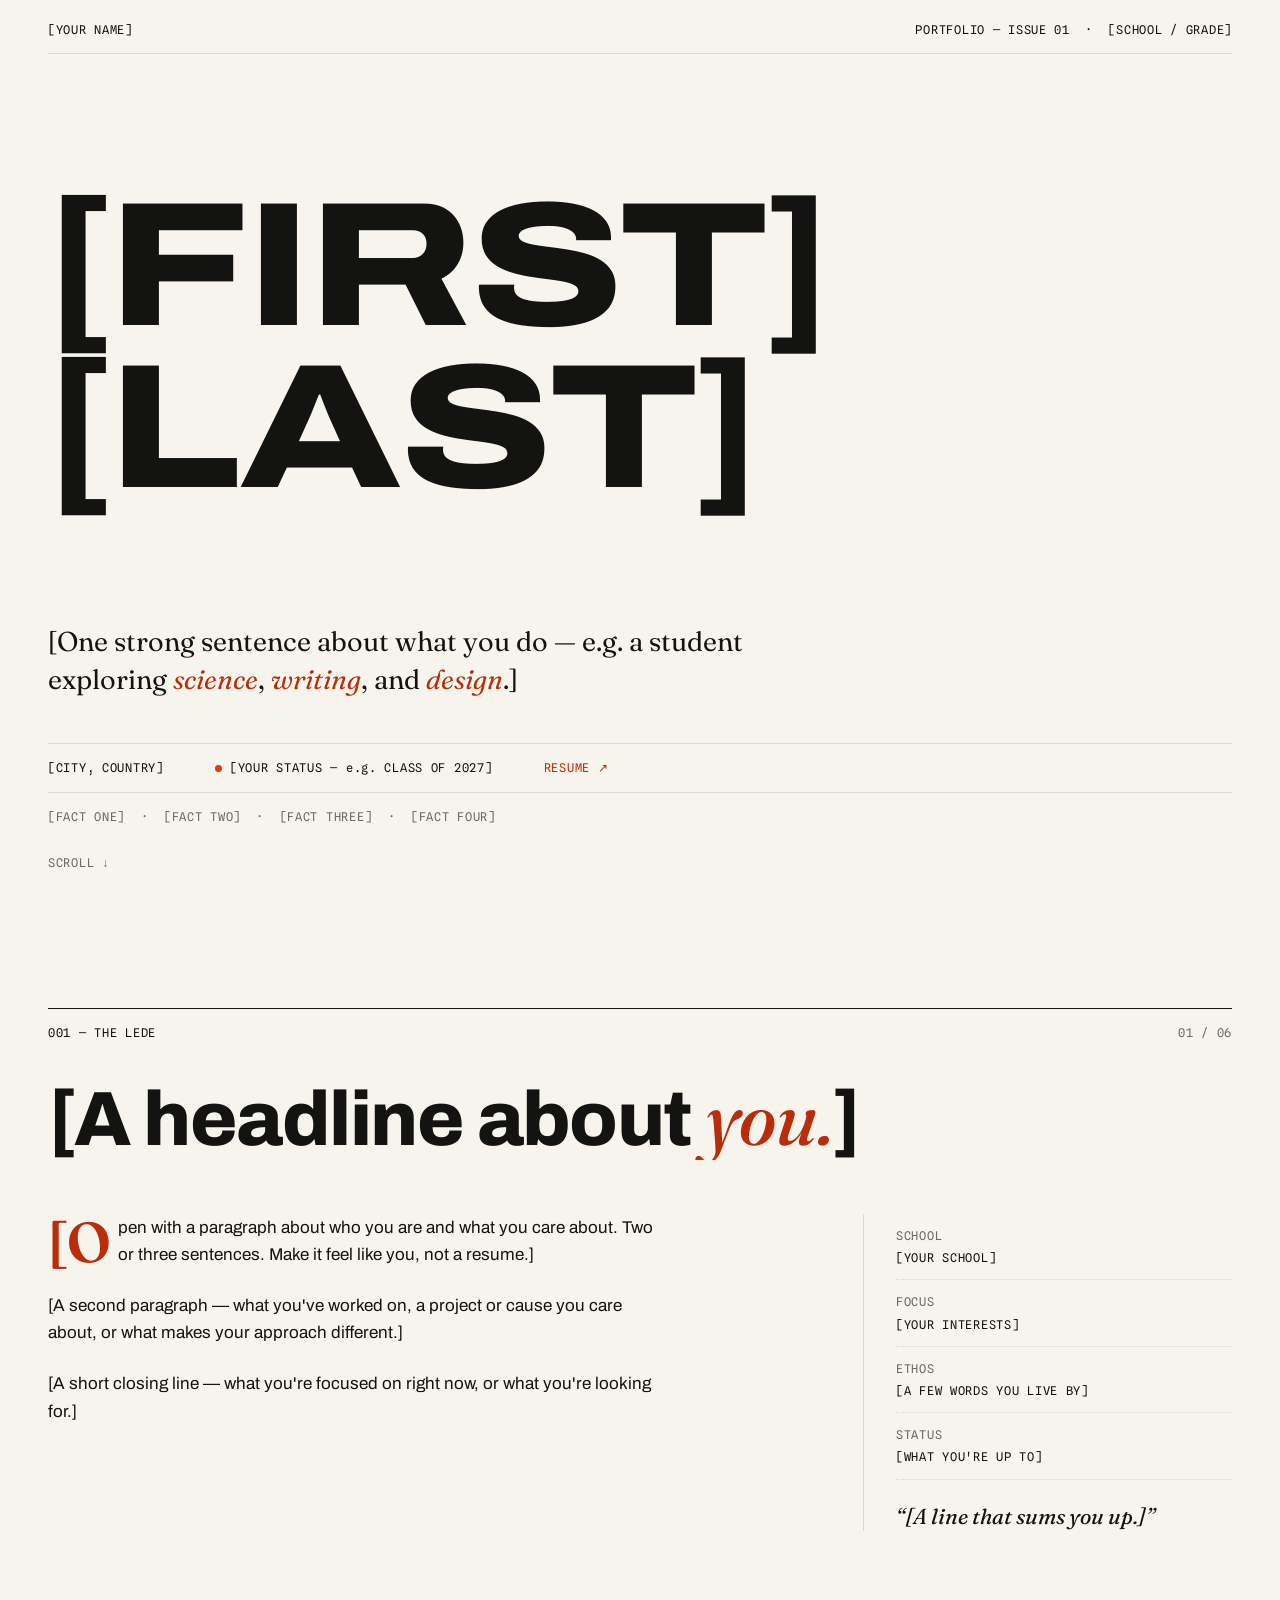
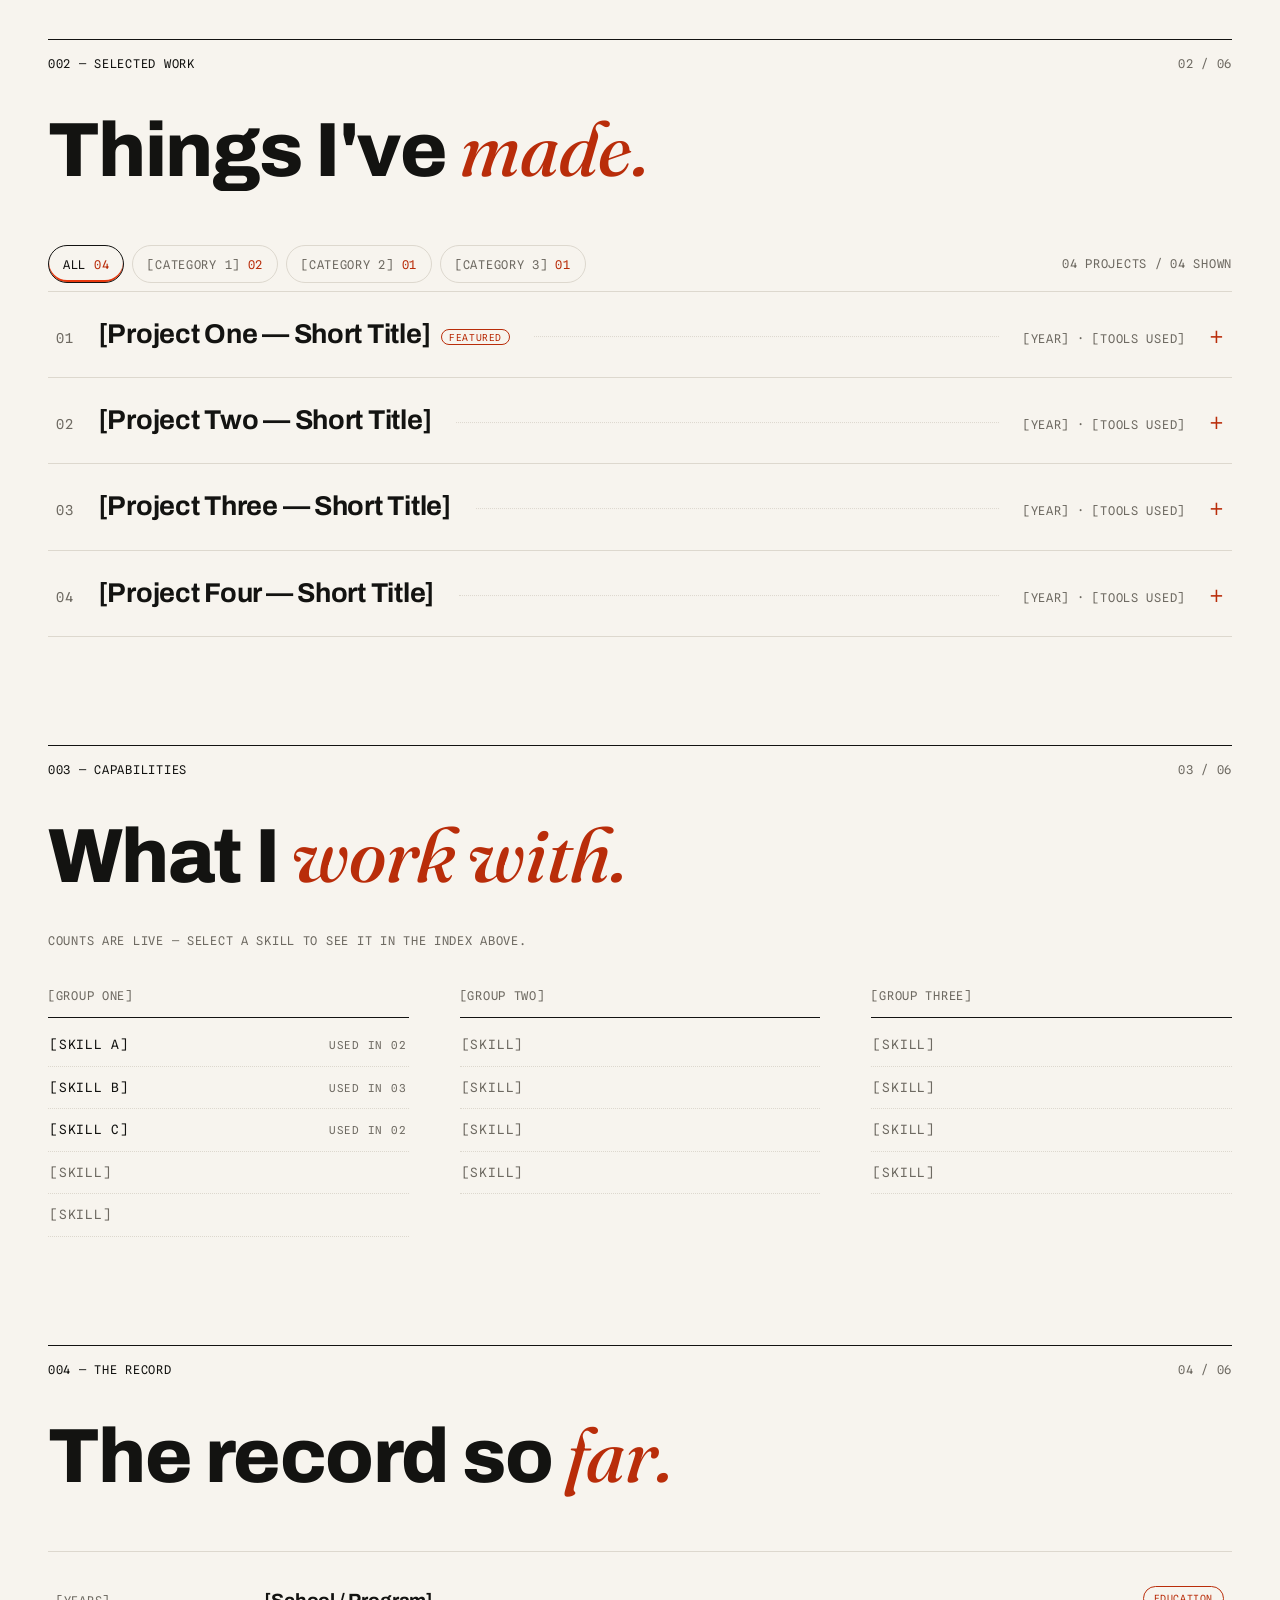
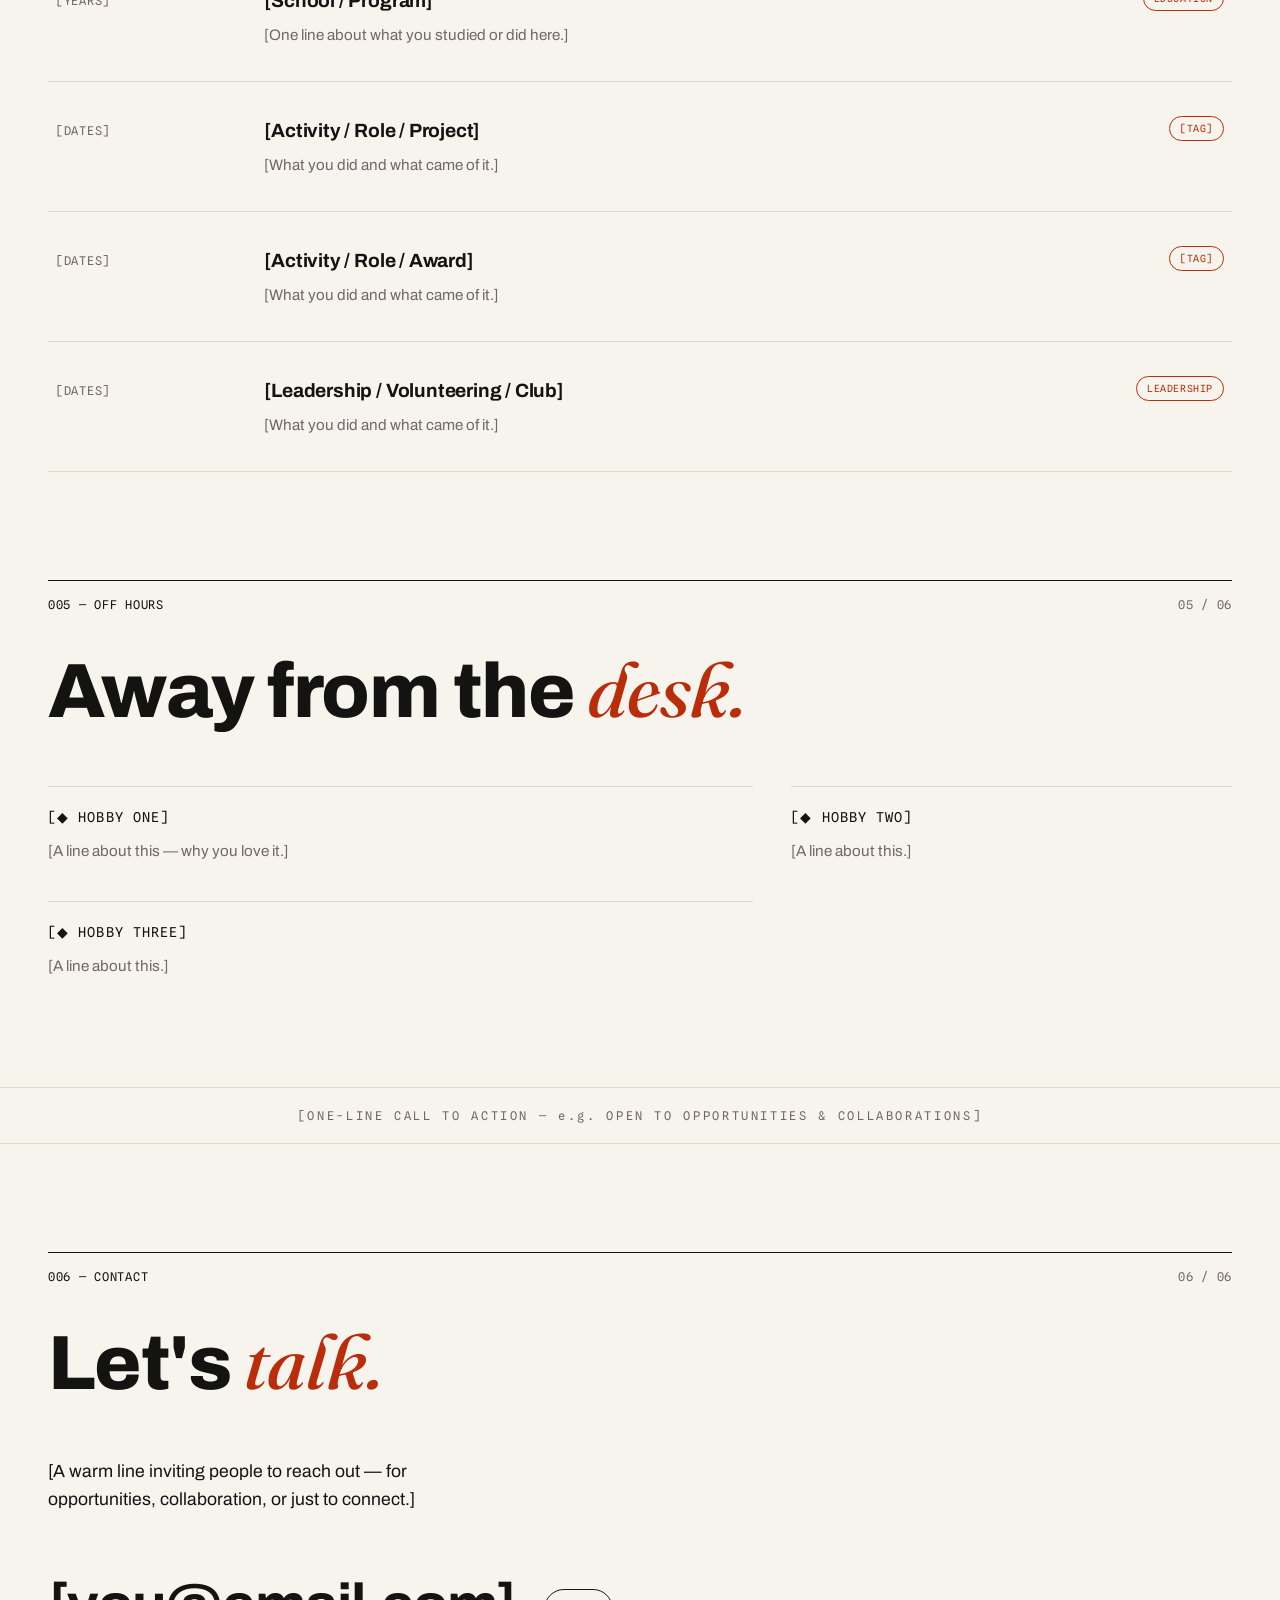
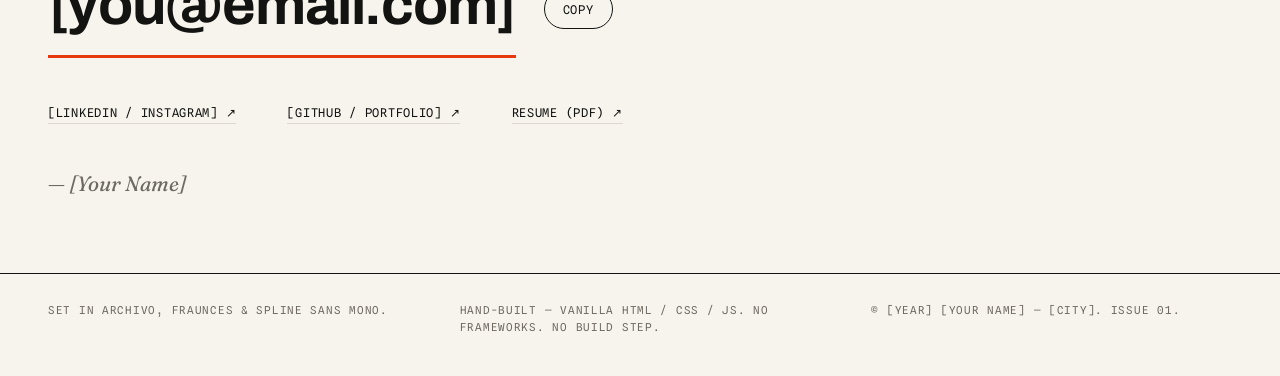
<file: index.html>
<!DOCTYPE html>
<html lang="en" data-theme="paper">
<head>
  <meta charset="UTF-8">
  <meta name="viewport" content="width=device-width, initial-scale=1.0">
  <title>[Your Name] — [Tagline]</title>
  <meta name="description" content="[One line about you — e.g. Grade 11 student in Bangalore, into science, debate, and design.]">
  <meta property="og:title" content="[Your Name] — Portfolio, Issue 01">
  <meta property="og:description" content="[Short description of who you are and what you do.]">
  <meta property="og:type" content="website">
  <link rel="icon" href="data:image/svg+xml,%3Csvg xmlns='http://www.w3.org/2000/svg' viewBox='0 0 64 64'%3E%3Crect width='64' height='64' fill='%23E8380D'/%3E%3Ctext x='32' y='44' font-family='Arial Black,sans-serif' font-size='30' font-weight='900' fill='%23F7F4EE' text-anchor='middle'%3E[XX]%3C/text%3E%3C/svg%3E">
  <script>
    // Sample page: force this page's theme so the shared link always opens
    // in its intended mode. The in-page toggle still switches live.
    (function () {
      document.documentElement.classList.add('js');
    })();
  </script>
  <link rel="preconnect" href="https://fonts.googleapis.com">
  <link rel="preconnect" href="https://fonts.gstatic.com" crossorigin>
  <link href="https://fonts.googleapis.com/css2?family=Archivo:ital,wdth,wght@0,62..125,100..900;1,62..125,100..900&family=Fraunces:ital,opsz,wght@0,9..144,300..700;1,9..144,300..700&family=Spline+Sans+Mono:ital,wght@0,300..700;1,300..700&display=swap" rel="stylesheet">
  <link rel="stylesheet" href="style.css">
</head>
<body>

  <a class="skip-link" href="#work">Skip to projects</a>

  <!-- ============ RUNNING HEADER ============ -->
  <header class="running-header" id="runningHeader" aria-label="Site header">
    <a class="rh-wordmark" href="#top">[A.K.]</a>
    <p class="rh-folio mono" id="folioIndicator">000 / 006 — MASTHEAD</p>
    <div class="rh-actions">
      <button class="theme-switch mono" id="themeToggle" type="button" role="switch" aria-checked="false" aria-label="Ink theme">
        <span class="ts-opt ts-ink">INK</span><span class="ts-slash" aria-hidden="true">/</span><span class="ts-opt ts-paper">PAPER</span>
      </button>
      <a class="rh-resume mono" href="#" target="_blank" rel="noopener noreferrer">RESUME&nbsp;↗</a>
    </div>
    <div class="scroll-progress" aria-hidden="true"><span id="scrollProgress"></span></div>
  </header>

  <!-- ============ 000 MASTHEAD ============ -->
  <section class="masthead" id="top" data-folio="000 / 006 — MASTHEAD">
    <div class="mast-topbar mono">
      <span>[YOUR NAME]</span>
      <span class="mast-topbar-right">PORTFOLIO — ISSUE&nbsp;01&nbsp;&nbsp;·&nbsp;&nbsp;[SCHOOL / GRADE]</span>
    </div>

    <h1 class="mast-name" aria-label="[Your Name]">
      <span class="mast-line" aria-hidden="true">[FIRST]</span>
      <span class="mast-line" aria-hidden="true">[LAST]</span>
    </h1>

    <p class="mast-dek">[One strong sentence about what you do — e.g. a student exploring <em>science</em>, <em>writing</em>, and <em>design</em>.]</p>

    <div class="mast-meta mono">
      <span>[CITY, COUNTRY]</span>
      <span class="mast-open"><span class="pulse-dot" aria-hidden="true"></span>[YOUR STATUS — e.g. CLASS OF 2027]</span>
      <a href="#" target="_blank" rel="noopener noreferrer">RESUME&nbsp;↗</a>
    </div>
    <p class="mast-facts mono">[FACT ONE]&nbsp;&nbsp;·&nbsp;&nbsp;[FACT TWO]&nbsp;&nbsp;·&nbsp;&nbsp;[FACT THREE]&nbsp;&nbsp;·&nbsp;&nbsp;[FACT FOUR]</p>

    <p class="mast-scrollcue mono" aria-hidden="true">SCROLL ↓</p>
  </section>

  <main>

    <!-- ============ 001 ABOUT ============ -->
    <section class="section" id="about" data-folio="001 / 006 — THE LEDE">
      <div class="kicker mono"><span>001 — THE LEDE</span><span>01 / 06</span></div>
      <h2 class="headline reveal">[A headline about <em>you.</em>]</h2>

      <div class="about-grid">
        <div class="about-body">
          <p class="dropcap rise">[Open with a paragraph about who you are and what you care about. Two or three sentences. Make it feel like you, not a resume.]</p>
          <p class="rise">[A second paragraph — what you've worked on, a project or cause you care about, or what makes your approach different.]</p>
          <p class="rise">[A short closing line — what you're focused on right now, or what you're looking for.]</p>
        </div>
        <aside class="about-margin" aria-label="Quick facts">
          <div class="margin-row mono"><span class="margin-key">SCHOOL</span><span>[YOUR SCHOOL]</span></div>
          <div class="margin-row mono"><span class="margin-key">FOCUS</span><span>[YOUR INTERESTS]</span></div>
          <div class="margin-row mono"><span class="margin-key">ETHOS</span><span>[A FEW WORDS YOU LIVE BY]</span></div>
          <div class="margin-row mono"><span class="margin-key">STATUS</span><span>[WHAT YOU'RE UP TO]</span></div>
          <p class="pull-quote">&ldquo;[A line that sums you up.]&rdquo;</p>
        </aside>
      </div>
    </section>

    <!-- ============ 002 SELECTED WORK ============ -->
    <section class="section" id="work" data-folio="002 / 006 — SELECTED WORK">
      <div class="kicker mono"><span>002 — SELECTED WORK</span><span>02 / 06</span></div>
      <h2 class="headline reveal">Things I've <em>made.</em></h2>

      <div class="filter-bar">
        <div class="filter-chips" role="group" aria-label="Filter projects">
          <button class="chip mono" type="button" data-filter="all" aria-pressed="true">ALL <span class="chip-count"></span></button>
          <button class="chip mono" type="button" data-filter="cat1" aria-pressed="false">[CATEGORY 1] <span class="chip-count"></span></button>
          <button class="chip mono" type="button" data-filter="cat2" aria-pressed="false">[CATEGORY 2] <span class="chip-count"></span></button>
          <button class="chip mono" type="button" data-filter="cat3" aria-pressed="false">[CATEGORY 3] <span class="chip-count"></span></button>
          <button class="chip chip-stack mono" type="button" id="stackChip" hidden aria-pressed="true"></button>
        </div>
        <p class="filter-count mono" id="filterCount" aria-live="polite">04 PROJECTS / 04 SHOWN</p>
      </div>

      <ol class="work-index" id="workIndex">

        <!-- 01 -->
        <li class="work-item" data-cat="cat1" data-stack="skill-a skill-b">
          <details class="work-row" id="p-one">
            <summary>
              <span class="row-num mono" aria-hidden="true">01</span>
              <span class="row-title">[Project One — Short Title]<span class="row-flag mono">FEATURED</span></span>
              <span class="row-leader" aria-hidden="true"></span>
              <span class="row-meta mono">[YEAR] · [TOOLS USED]</span>
              <span class="row-glyph" aria-hidden="true">+</span>
            </summary>
            <div class="spread">
              <div class="spread-fig">
                <pre class="plate mono" aria-hidden="true" data-plate="one"></pre>
                <p class="fig-caption mono">FIG. 01 — [ONE-LINE CAPTION]</p>
              </div>
              <div class="spread-body">
                <p class="spread-dek">[One vivid sentence describing this project.]</p>
                <dl class="case-file">
                  <div class="case-row"><dt class="mono">PROBLEM</dt><dd>[What problem or question did this tackle?]</dd></div>
                  <div class="case-row"><dt class="mono">APPROACH</dt><dd>[What did you actually do? Keep it concrete.]</dd></div>
                  <div class="case-row"><dt class="mono">TOOLS</dt><dd>[What you used to build or make it.]</dd></div>
                  <div class="case-row"><dt class="mono">OUTCOME</dt><dd>[The result — a number, an award, what you learned.]</dd></div>
                </dl>
                <p class="metrics mono"><span>[STAT]</span><span>[STAT]</span><span>[STAT]</span><span>[STAT]</span></p>
                <p class="spread-links mono">
                  <a href="#" target="_blank" rel="noopener noreferrer">[LINK] ↗</a>
                  <a href="#" target="_blank" rel="noopener noreferrer">[LINK] ↗</a>
                </p>
              </div>
            </div>
          </details>
        </li>

        <!-- 02 -->
        <li class="work-item" data-cat="cat2" data-stack="skill-b skill-c">
          <details class="work-row" id="p-two">
            <summary>
              <span class="row-num mono" aria-hidden="true">02</span>
              <span class="row-title">[Project Two — Short Title]</span>
              <span class="row-leader" aria-hidden="true"></span>
              <span class="row-meta mono">[YEAR] · [TOOLS USED]</span>
              <span class="row-glyph" aria-hidden="true">+</span>
            </summary>
            <div class="spread">
              <div class="spread-fig">
                <pre class="plate mono" aria-hidden="true" data-plate="two"></pre>
                <p class="fig-caption mono">FIG. 02 — [ONE-LINE CAPTION]</p>
              </div>
              <div class="spread-body">
                <p class="spread-dek">[One vivid sentence describing this project.]</p>
                <dl class="case-file">
                  <div class="case-row"><dt class="mono">PROBLEM</dt><dd>[What problem or question did this tackle?]</dd></div>
                  <div class="case-row"><dt class="mono">APPROACH</dt><dd>[What did you actually do?]</dd></div>
                  <div class="case-row"><dt class="mono">TOOLS</dt><dd>[What you used.]</dd></div>
                  <div class="case-row"><dt class="mono">OUTCOME</dt><dd>[The result.]</dd></div>
                </dl>
                <p class="metrics mono"><span>[STAT]</span><span>[STAT]</span><span>[STAT]</span></p>
                <p class="spread-links mono">
                  <a href="#" target="_blank" rel="noopener noreferrer">[LINK] ↗</a>
                </p>
              </div>
            </div>
          </details>
        </li>

        <!-- 03 -->
        <li class="work-item" data-cat="cat3" data-stack="skill-a skill-c">
          <details class="work-row" id="p-three">
            <summary>
              <span class="row-num mono" aria-hidden="true">03</span>
              <span class="row-title">[Project Three — Short Title]</span>
              <span class="row-leader" aria-hidden="true"></span>
              <span class="row-meta mono">[YEAR] · [TOOLS USED]</span>
              <span class="row-glyph" aria-hidden="true">+</span>
            </summary>
            <div class="spread">
              <div class="spread-fig">
                <pre class="plate mono" aria-hidden="true" data-plate="three"></pre>
                <p class="fig-caption mono">FIG. 03 — [ONE-LINE CAPTION]</p>
              </div>
              <div class="spread-body">
                <p class="spread-dek">[One vivid sentence describing this project.]</p>
                <dl class="case-file">
                  <div class="case-row"><dt class="mono">PROBLEM</dt><dd>[What problem or question did this tackle?]</dd></div>
                  <div class="case-row"><dt class="mono">APPROACH</dt><dd>[What did you actually do?]</dd></div>
                  <div class="case-row"><dt class="mono">TOOLS</dt><dd>[What you used.]</dd></div>
                  <div class="case-row"><dt class="mono">OUTCOME</dt><dd>[The result.]</dd></div>
                </dl>
                <p class="metrics mono"><span>[STAT]</span><span>[STAT]</span><span>[STAT]</span></p>
                <p class="spread-links mono"><span class="status-tag">[STATUS — e.g. IN PROGRESS]</span></p>
              </div>
            </div>
          </details>
        </li>

        <!-- 04 -->
        <li class="work-item" data-cat="cat1" data-stack="skill-b">
          <details class="work-row" id="p-four">
            <summary>
              <span class="row-num mono" aria-hidden="true">04</span>
              <span class="row-title">[Project Four — Short Title]</span>
              <span class="row-leader" aria-hidden="true"></span>
              <span class="row-meta mono">[YEAR] · [TOOLS USED]</span>
              <span class="row-glyph" aria-hidden="true">+</span>
            </summary>
            <div class="spread">
              <div class="spread-fig">
                <pre class="plate mono" aria-hidden="true" data-plate="four"></pre>
                <p class="fig-caption mono">FIG. 04 — [ONE-LINE CAPTION]</p>
              </div>
              <div class="spread-body">
                <p class="spread-dek">[One vivid sentence describing this project.]</p>
                <dl class="case-file">
                  <div class="case-row"><dt class="mono">PROBLEM</dt><dd>[What problem or question did this tackle?]</dd></div>
                  <div class="case-row"><dt class="mono">APPROACH</dt><dd>[What did you actually do?]</dd></div>
                  <div class="case-row"><dt class="mono">TOOLS</dt><dd>[What you used.]</dd></div>
                  <div class="case-row"><dt class="mono">OUTCOME</dt><dd>[The result.]</dd></div>
                </dl>
                <p class="metrics mono"><span>[STAT]</span><span>[STAT]</span><span>[STAT]</span></p>
                <p class="spread-links mono">
                  <a href="#" target="_blank" rel="noopener noreferrer">[LINK] ↗</a>
                </p>
              </div>
            </div>
          </details>
        </li>

        </ol>
    </section>

    <!-- ============ 003 CAPABILITIES ============ -->
    <section class="section" id="capabilities" data-folio="003 / 006 — CAPABILITIES">
      <div class="kicker mono"><span>003 — CAPABILITIES</span><span>03 / 06</span></div>
      <h2 class="headline reveal">What I <em>work with.</em></h2>
      <p class="section-note mono rise">COUNTS ARE LIVE — SELECT A SKILL TO SEE IT IN THE INDEX ABOVE.</p>

      <div class="skills-grid">
        <div class="skill-group rise">
          <h3 class="skill-group-title mono">[GROUP ONE]</h3>
          <ul class="skill-list">
            <li><button type="button" class="skill mono" data-skill="skill-a">[SKILL A]</button></li>
            <li><button type="button" class="skill mono" data-skill="skill-b">[SKILL B]</button></li>
            <li><button type="button" class="skill mono" data-skill="skill-c">[SKILL C]</button></li>
            <li><span class="skill skill-plain mono">[SKILL]</span></li>
            <li><span class="skill skill-plain mono">[SKILL]</span></li>
          </ul>
        </div>
        <div class="skill-group rise">
          <h3 class="skill-group-title mono">[GROUP TWO]</h3>
          <ul class="skill-list">
            <li><span class="skill skill-plain mono">[SKILL]</span></li>
            <li><span class="skill skill-plain mono">[SKILL]</span></li>
            <li><span class="skill skill-plain mono">[SKILL]</span></li>
            <li><span class="skill skill-plain mono">[SKILL]</span></li>
          </ul>
        </div>
        <div class="skill-group rise">
          <h3 class="skill-group-title mono">[GROUP THREE]</h3>
          <ul class="skill-list">
            <li><span class="skill skill-plain mono">[SKILL]</span></li>
            <li><span class="skill skill-plain mono">[SKILL]</span></li>
            <li><span class="skill skill-plain mono">[SKILL]</span></li>
            <li><span class="skill skill-plain mono">[SKILL]</span></li>
          </ul>
        </div>
      </div>
    </section>

    <!-- ============ 004 EXPERIENCE ============ -->
    <section class="section" id="experience" data-folio="004 / 006 — THE RECORD">
      <div class="kicker mono"><span>004 — THE RECORD</span><span>04 / 06</span></div>
      <h2 class="headline reveal">The record so <em>far.</em></h2>

      <ol class="ledger">
        <li class="ledger-row rise">
          <span class="ledger-when mono">[YEARS]</span>
          <div class="ledger-what">
            <h3>[School / Program]</h3>
            <p>[One line about what you studied or did here.]</p>
          </div>
          <span class="ledger-tag mono">EDUCATION</span>
        </li>
        <li class="ledger-row rise">
          <span class="ledger-when mono">[DATES]</span>
          <div class="ledger-what">
            <h3>[Activity / Role / Project]</h3>
            <p>[What you did and what came of it.]</p>
          </div>
          <span class="ledger-tag mono">[TAG]</span>
        </li>
        <li class="ledger-row rise">
          <span class="ledger-when mono">[DATES]</span>
          <div class="ledger-what">
            <h3>[Activity / Role / Award]</h3>
            <p>[What you did and what came of it.]</p>
          </div>
          <span class="ledger-tag mono">[TAG]</span>
        </li>
        <li class="ledger-row rise">
          <span class="ledger-when mono">[DATES]</span>
          <div class="ledger-what">
            <h3>[Leadership / Volunteering / Club]</h3>
            <p>[What you did and what came of it.]</p>
          </div>
          <span class="ledger-tag mono">LEADERSHIP</span>
        </li>
      </ol>
    </section>

    <!-- ============ 005 OFF HOURS ============ -->
    <section class="section" id="offhours" data-folio="005 / 006 — OFF HOURS">
      <div class="kicker mono"><span>005 — OFF HOURS</span><span>05 / 06</span></div>
      <h2 class="headline reveal">Away from the <em>desk.</em></h2>

      <div class="offhours-grid">
        <div class="hobby rise">
          <h3 class="mono">[◆ HOBBY ONE]</h3>
          <p>[A line about this — why you love it.]</p>
        </div>
        <div class="hobby rise">
          <h3 class="mono">[◆ HOBBY TWO]</h3>
          <p>[A line about this.]</p>
        </div>
        <div class="hobby rise">
          <h3 class="mono">[◆ HOBBY THREE]</h3>
          <p>[A line about this.]</p>
        </div>
      </div>
    </section>

    <!-- ============ AVAILABILITY STRIP ============ -->
    <p class="avail-strip mono" role="note">[ONE-LINE CALL TO ACTION — e.g. OPEN TO OPPORTUNITIES & COLLABORATIONS]</p>

    <!-- ============ 006 CONTACT ============ -->
    <section class="section section-contact" id="contact" data-folio="006 / 006 — CONTACT">
      <div class="kicker mono"><span>006 — CONTACT</span><span>06 / 06</span></div>
      <h2 class="headline reveal">Let's <em>talk.</em></h2>

      <p class="contact-lede rise">[A warm line inviting people to reach out — for opportunities, collaboration, or just to connect.]</p>

      <div class="contact-email rise">
        <a class="email-big" href="mailto:[you@email.com]">[you@email.com]</a>
        <button class="copy-email mono" id="copyEmail" type="button" data-email="[you@email.com]">COPY</button>
        <span class="visually-hidden" id="copyStatus" role="status"></span>
      </div>

      <ul class="contact-links mono rise">
        <li><a href="#" target="_blank" rel="noopener noreferrer">[LINKEDIN / INSTAGRAM] ↗</a></li>
        <li><a href="#" target="_blank" rel="noopener noreferrer">[GITHUB / PORTFOLIO] ↗</a></li>
        <li><a href="#" target="_blank" rel="noopener noreferrer">RESUME (PDF) ↗</a></li>
      </ul>
      <p class="contact-signoff">— [Your Name]</p>
    </section>

  </main>

  <!-- ============ COLOPHON ============ -->
  <footer class="colophon mono">
    <div class="colophon-grid">
      <p>SET IN ARCHIVO, FRAUNCES &amp; SPLINE SANS MONO.</p>
      <p>HAND-BUILT — VANILLA HTML / CSS / JS. NO FRAMEWORKS. NO BUILD STEP.</p>
      <p>© [YEAR] [YOUR NAME] — [CITY]. ISSUE 01.</p>
    </div>
  </footer>

  <script src="script.js"></script>
</body>
</html>
</file>
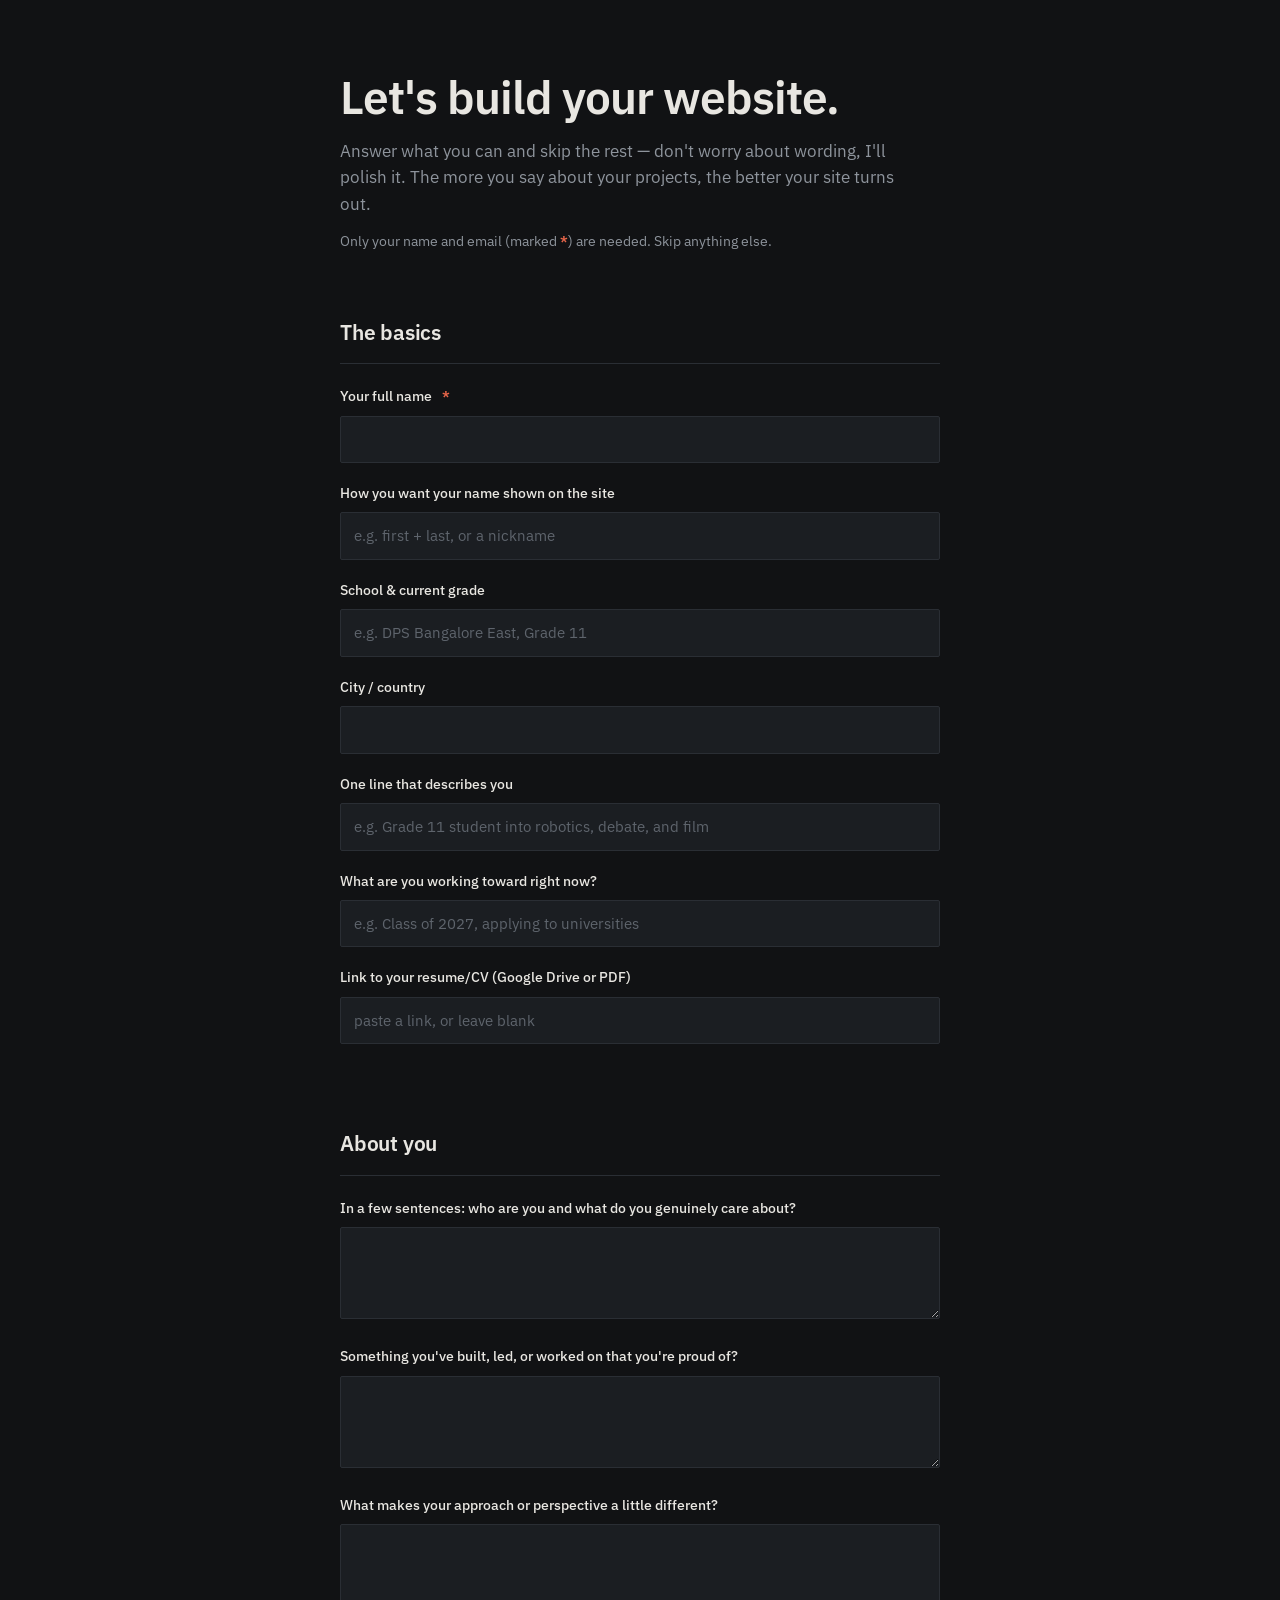
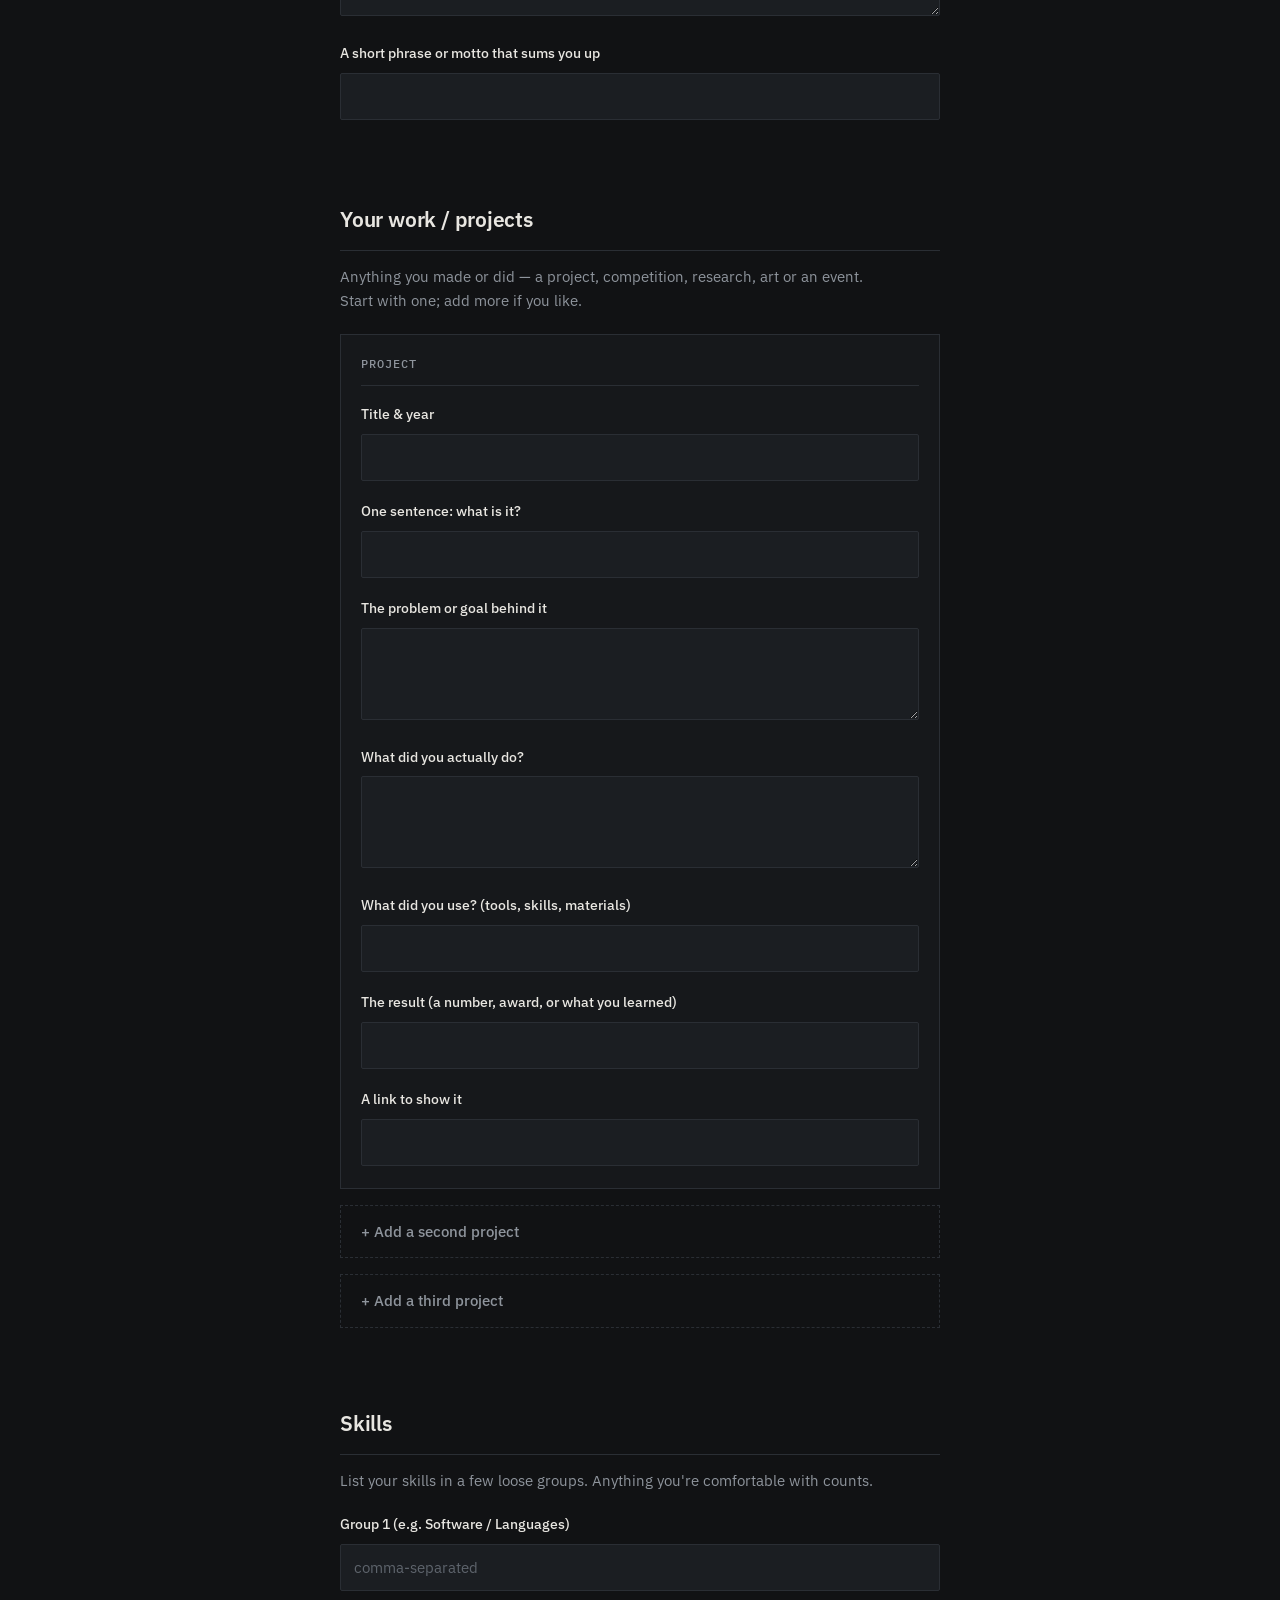
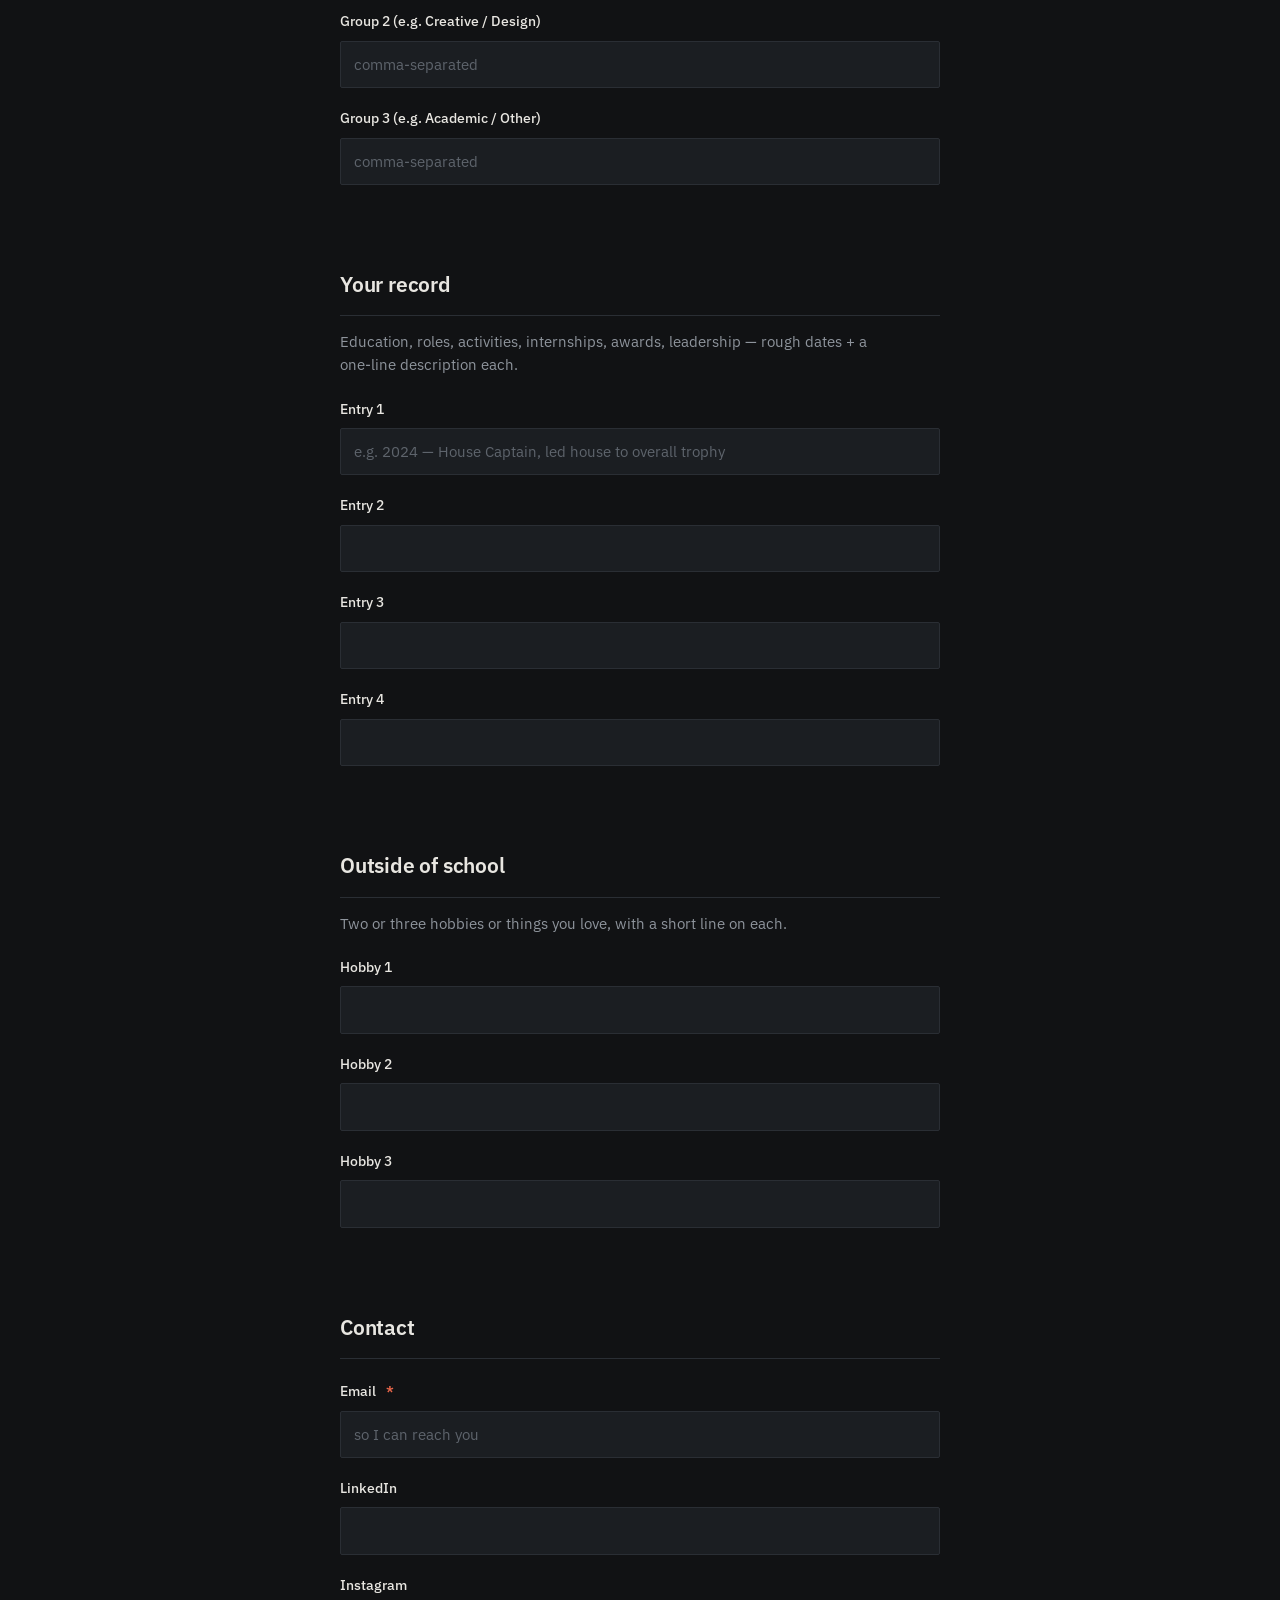
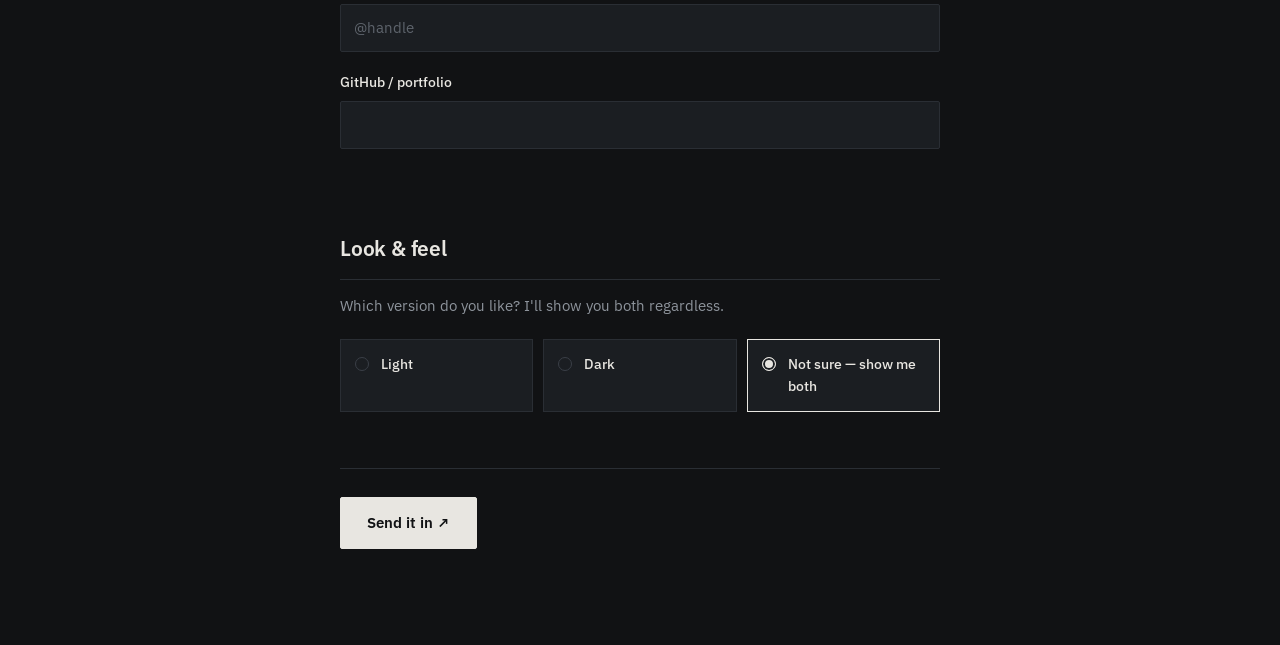
<file: apply.html>
<!DOCTYPE html>
<html lang="en">
<head>
  <meta charset="UTF-8">
  <meta name="viewport" content="width=device-width, initial-scale=1.0">
  <meta name="theme-color" content="#111214">
  <title>Personal Website — Student Intake</title>
  <meta name="description" content="Tell me about yourself and I'll build your personal website.">
  <link rel="preconnect" href="https://fonts.googleapis.com">
  <link rel="preconnect" href="https://fonts.gstatic.com" crossorigin>
  <link href="https://fonts.googleapis.com/css2?family=IBM+Plex+Mono:wght@400;500&family=IBM+Plex+Sans:wght@400;500;600&display=swap" rel="stylesheet">
  <style>
    :root{
      --bg:#111214; --panel:#16181B; --field:#1B1E22; --line:#2A2E34; --line-2:#3A3F47;
      --text:#E8E6E1; --muted:#8E949C; --faint:#5E646C; --req:#E8664A; --ok:#5DBB7E;
      --sans:'IBM Plex Sans',system-ui,sans-serif; --mono:'IBM Plex Mono',ui-monospace,monospace;
      color-scheme:dark;
    }
    *{box-sizing:border-box;margin:0;padding:0}
    html{scroll-behavior:smooth;scroll-padding-top:32px}
    body{background:var(--bg);color:var(--text);font-family:var(--sans);font-size:16px;line-height:1.55;-webkit-font-smoothing:antialiased}
    ::selection{background:var(--text);color:var(--bg)}
    .wrap{max-width:640px;margin:0 auto;padding:72px 20px 96px}

    /* header */
    h1{font-size:clamp(2rem,4.6vw,2.9rem);font-weight:600;line-height:1.08;letter-spacing:-.022em;max-width:18ch}
    .lede{color:var(--muted);font-size:1.06rem;max-width:56ch;margin-top:16px}
    .req-note{margin-top:14px;font-size:14px;color:var(--muted)}
    .banner{margin-top:20px;border:1px solid var(--line-2);border-left:2px solid var(--req);padding:12px 14px;font-size:14px;color:var(--muted)}

    /* sections */
    fieldset{border:none;margin-top:64px}
    legend{display:flex;align-items:baseline;gap:14px;width:100%;font-size:1.3rem;font-weight:600;letter-spacing:-.01em;
      padding-bottom:14px;margin-bottom:22px;border-bottom:1px solid var(--line)}
    legend .n{font-family:var(--mono);font-size:12px;font-weight:400;color:var(--faint);letter-spacing:.04em}
    .grp-note{color:var(--muted);font-size:15px;margin:-8px 0 22px;max-width:60ch}
    label{display:block;margin-bottom:20px}
    .lab{display:flex;align-items:center;gap:10px;font-size:14px;font-weight:500;color:var(--text);margin-bottom:8px}
    .req{color:var(--req);font-weight:600}
    input[type=text],input[type=email],input[type=url],textarea{
      width:100%;font:inherit;font-size:15px;color:var(--text);background:var(--field);
      border:1px solid var(--line);border-radius:2px;padding:11px 13px;transition:border-color .15s,background-color .15s}
    input::placeholder,textarea::placeholder{color:var(--faint)}
    input:hover,textarea:hover{border-color:var(--line-2)}
    input:focus,textarea:focus{outline:none;border-color:var(--text);background:#1F2226}
    textarea{resize:vertical;min-height:92px}

    .proj{border:1px solid var(--line);background:var(--panel);padding:20px 20px 2px;margin-bottom:16px}
    details.proj{padding:0;background:transparent;border-style:dashed}
    details.proj[open]{padding:0 20px 2px;background:var(--panel);border-style:solid}
    details.proj summary{list-style:none;cursor:pointer;padding:14px 20px;font-size:15px;font-weight:500;color:var(--muted)}
    details.proj[open] summary{padding:18px 0 14px;margin-bottom:18px;border-bottom:1px solid var(--line);color:var(--text)}
    details.proj summary::-webkit-details-marker{display:none}
    details.proj summary:hover{color:var(--text)}
    details.proj summary:focus-visible{outline:1px solid var(--text);outline-offset:2px}
    .proj h3{font-family:var(--mono);font-size:12px;font-weight:500;letter-spacing:.08em;text-transform:uppercase;color:var(--muted);
      margin:0 0 18px;padding-bottom:12px;border-bottom:1px solid var(--line)}

    .radio-row{display:grid;grid-template-columns:repeat(3,minmax(0,1fr));gap:10px}
    .tile{margin:0;position:relative;cursor:pointer}
    .tile input{position:absolute;opacity:0;pointer-events:none}
    .tile span{display:block;height:100%;border:1px solid var(--line);background:var(--field);padding:14px 14px 14px 40px;font-size:14px;font-weight:500;
      position:relative;transition:border-color .15s}
    .tile span::before{content:"";position:absolute;left:14px;top:17px;width:12px;height:12px;border:1px solid var(--line-2);border-radius:50%}
    .tile:hover span{border-color:var(--line-2)}
    .tile input:checked + span{border-color:var(--text)}
    .tile input:checked + span::before{border-color:var(--text);background:var(--text);box-shadow:inset 0 0 0 2px var(--field)}
    .tile input:focus-visible + span{outline:1px solid var(--text);outline-offset:2px}

    .submit{margin-top:56px;padding-top:28px;border-top:1px solid var(--line);display:flex;align-items:center;gap:20px;flex-wrap:wrap}
    button{font:inherit;font-size:15px;font-weight:600;background:var(--text);color:var(--bg);border:1px solid var(--text);border-radius:2px;
      padding:13px 26px;cursor:pointer;transition:background-color .15s,color .15s}
    button:hover{background:transparent;color:var(--text)}
    button:focus-visible{outline:1px solid var(--text);outline-offset:3px}
    button:disabled{opacity:.5;cursor:not-allowed}
    .status{font-family:var(--mono);font-size:13px;color:var(--muted);min-height:1.2em}
    .status.err{color:var(--req)}
    .status.ok{color:var(--ok)}

    .done{display:none;padding:40px 0}
    .done h2{font-size:2rem;font-weight:600;letter-spacing:-.02em;margin-bottom:10px}
    .done p{color:var(--muted);max-width:48ch}

    @media (max-width:560px){.wrap{padding:48px 16px 80px}}
    @media (max-width:560px){
      .radio-row{grid-template-columns:1fr}
      fieldset{margin-top:52px}
    }
    @media (prefers-reduced-motion:reduce){html{scroll-behavior:auto}*{transition:none!important}}
  </style>
</head>
<body>
  <div class="wrap">
    <main>
    <form id="intakeForm" novalidate>
      <h1>Let's build your website.</h1>
      <p class="lede">Answer what you can and skip the rest — don't worry about wording, I'll polish it. The more you say about your projects, the better your site turns out.</p>
      <p class="req-note">Only your name and email (marked <span class="req">*</span>) are needed. Skip anything else.</p>

      <div id="setupBanner" class="banner" hidden>This form isn't connected yet, so submissions won't be saved. (The owner is finishing setup.)</div>

      <!-- 1. BASICS -->
      <fieldset class="sec" id="s1">
        <legend><span class="n" hidden>01</span>The basics</legend>
        <label><span class="lab">Your full name <span class="req" aria-label="required">*</span></span><input type="text" name="name" required></label>
        <label><span class="lab">How you want your name shown on the site</span><input type="text" name="display_name" placeholder="e.g. first + last, or a nickname"></label>
        <label><span class="lab">School &amp; current grade</span><input type="text" name="school" placeholder="e.g. DPS Bangalore East, Grade 11"></label>
        <label><span class="lab">City / country</span><input type="text" name="city"></label>
        <label><span class="lab">One line that describes you</span><input type="text" name="oneliner" placeholder="e.g. Grade 11 student into robotics, debate, and film"></label>
        <label><span class="lab">What are you working toward right now?</span><input type="text" name="working_toward" placeholder="e.g. Class of 2027, applying to universities"></label>
        <label><span class="lab">Link to your resume/CV (Google Drive or PDF)</span><input type="url" name="resume_link" placeholder="paste a link, or leave blank"></label>
      </fieldset>

      <!-- 2. ABOUT -->
      <fieldset class="sec" id="s2">
        <legend><span class="n" hidden>02</span>About you</legend>
        <label><span class="lab">In a few sentences: who are you and what do you genuinely care about?</span><textarea name="about_who"></textarea></label>
        <label><span class="lab">Something you've built, led, or worked on that you're proud of?</span><textarea name="about_proud"></textarea></label>
        <label><span class="lab">What makes your approach or perspective a little different?</span><textarea name="about_different"></textarea></label>
        <label><span class="lab">A short phrase or motto that sums you up</span><input type="text" name="motto"></label>
      </fieldset>

      <!-- 3. PROJECTS -->
      <fieldset class="sec" id="s3">
        <legend><span class="n" hidden>03</span>Your work / projects</legend>
        <p class="grp-note">Anything you made or did — a project, competition, research, art or an event. Start with one; add more if you like.</p>

        <div class="proj">
          <h3>Project</h3>
          <label><span class="lab">Title &amp; year</span><input type="text" name="p1_title"></label>
          <label><span class="lab">One sentence: what is it?</span><input type="text" name="p1_oneliner"></label>
          <label><span class="lab">The problem or goal behind it</span><textarea name="p1_problem"></textarea></label>
          <label><span class="lab">What did you actually do?</span><textarea name="p1_did"></textarea></label>
          <label><span class="lab">What did you use? (tools, skills, materials)</span><input type="text" name="p1_tools"></label>
          <label><span class="lab">The result (a number, award, or what you learned)</span><input type="text" name="p1_result"></label>
          <label><span class="lab">A link to show it</span><input type="url" name="p1_link"></label>
        </div>

        <details class="proj more">
          <summary>+ Add a second project</summary>
          <label><span class="lab">Title &amp; year</span><input type="text" name="p2_title"></label>
          <label><span class="lab">One sentence: what is it?</span><input type="text" name="p2_oneliner"></label>
          <label><span class="lab">The problem or goal behind it</span><textarea name="p2_problem"></textarea></label>
          <label><span class="lab">What did you actually do?</span><textarea name="p2_did"></textarea></label>
          <label><span class="lab">What did you use? (tools, skills, materials)</span><input type="text" name="p2_tools"></label>
          <label><span class="lab">The result (a number, award, or what you learned)</span><input type="text" name="p2_result"></label>
          <label><span class="lab">A link to show it</span><input type="url" name="p2_link"></label>
        </details>

        <details class="proj more">
          <summary>+ Add a third project</summary>
          <label><span class="lab">Title &amp; year</span><input type="text" name="p3_title"></label>
          <label><span class="lab">One sentence: what is it?</span><input type="text" name="p3_oneliner"></label>
          <label><span class="lab">The problem or goal behind it</span><textarea name="p3_problem"></textarea></label>
          <label><span class="lab">What did you actually do?</span><textarea name="p3_did"></textarea></label>
          <label><span class="lab">What did you use? (tools, skills, materials)</span><input type="text" name="p3_tools"></label>
          <label><span class="lab">The result (a number, award, or what you learned)</span><input type="text" name="p3_result"></label>
          <label><span class="lab">A link to show it</span><input type="url" name="p3_link"></label>
        </details>
      </fieldset>

      <!-- 4. SKILLS -->
      <fieldset class="sec" id="s4">
        <legend><span class="n" hidden>04</span>Skills</legend>
        <p class="grp-note">List your skills in a few loose groups. Anything you're comfortable with counts.</p>
        <label><span class="lab">Group 1 (e.g. Software / Languages)</span><input type="text" name="skills_g1" placeholder="comma-separated"></label>
        <label><span class="lab">Group 2 (e.g. Creative / Design)</span><input type="text" name="skills_g2" placeholder="comma-separated"></label>
        <label><span class="lab">Group 3 (e.g. Academic / Other)</span><input type="text" name="skills_g3" placeholder="comma-separated"></label>
      </fieldset>

      <!-- 5. RECORD -->
      <fieldset class="sec" id="s5">
        <legend><span class="n" hidden>05</span>Your record</legend>
        <p class="grp-note">Education, roles, activities, internships, awards, leadership — rough dates + a one-line description each.</p>
        <label><span class="lab">Entry 1</span><input type="text" name="rec1" placeholder="e.g. 2024 — House Captain, led house to overall trophy"></label>
        <label><span class="lab">Entry 2</span><input type="text" name="rec2"></label>
        <label><span class="lab">Entry 3</span><input type="text" name="rec3"></label>
        <label><span class="lab">Entry 4</span><input type="text" name="rec4"></label>
      </fieldset>

      <!-- 6. OFF HOURS -->
      <fieldset class="sec" id="s6">
        <legend><span class="n" hidden>06</span>Outside of school</legend>
        <p class="grp-note">Two or three hobbies or things you love, with a short line on each.</p>
        <label><span class="lab">Hobby 1</span><input type="text" name="hobby1"></label>
        <label><span class="lab">Hobby 2</span><input type="text" name="hobby2"></label>
        <label><span class="lab">Hobby 3</span><input type="text" name="hobby3"></label>
      </fieldset>

      <!-- 7. CONTACT -->
      <fieldset class="sec" id="s7">
        <legend><span class="n" hidden>07</span>Contact</legend>
        <label><span class="lab">Email <span class="req" aria-label="required">*</span></span><input type="email" name="c_email" required placeholder="so I can reach you"></label>
        <label><span class="lab">LinkedIn</span><input type="url" name="c_linkedin"></label>
        <label><span class="lab">Instagram</span><input type="text" name="c_instagram" placeholder="@handle"></label>
        <label><span class="lab">GitHub / portfolio</span><input type="url" name="c_portfolio"></label>
      </fieldset>

      <!-- 8. STYLE -->
      <fieldset class="sec" id="s8">
        <legend><span class="n" hidden>08</span>Look &amp; feel</legend>
        <p class="grp-note">Which version do you like? I'll show you both regardless.</p>
        <div class="radio-row">
          <label class="tile"><input type="radio" name="style_pref" value="light"><span>Light</span></label>
          <label class="tile"><input type="radio" name="style_pref" value="dark"><span>Dark</span></label>
          <label class="tile"><input type="radio" name="style_pref" value="both" checked><span>Not sure — show me both</span></label>
        </div>
      </fieldset>

      <div class="submit">
        <button type="submit" id="submitBtn">Send it in ↗</button>
        <p class="status" id="status" role="status" aria-live="polite"></p>
      </div>
    </form>

    <div class="done" id="done">
      <h2>Got it — thank you.</h2>
      <p>Your answers are in. I'll be in touch soon with a first look at your site.</p>
    </div>
    </main>
  </div>

  <script>
    // ==== CONFIG =========================================================
    // Submissions are emailed via FormSubmit (no account needed).
    // First submission triggers a one-time activation email to this address.
    const ENDPOINT = 'https://formsubmit.co/ajax/siriakshay08@gmail.com';
    // =====================================================================

    const form = document.getElementById('intakeForm');
    const btn = document.getElementById('submitBtn');
    const statusEl = document.getElementById('status');
    const done = document.getElementById('done');
    const banner = document.getElementById('setupBanner');
    const configured = ENDPOINT.indexOf('http') === 0;
    if (!configured) banner.hidden = false;

    form.addEventListener('submit', async (e) => {
      e.preventDefault();
      statusEl.className = 'status';
      statusEl.textContent = '';

      const name = form.name.value.trim();
      const email = form.c_email.value.trim();
      if (!name || !email) {
        statusEl.className = 'status err';
        statusEl.textContent = 'Please add at least your name and email.';
        (!name ? form.name : form.c_email).focus();
        return;
      }
      if (!configured) {
        statusEl.className = 'status err';
        statusEl.textContent = 'Form not connected yet — check back shortly.';
        return;
      }

      btn.disabled = true;
      statusEl.className = 'status';
      statusEl.textContent = 'Sending…';
      try {
        const payload = Object.fromEntries(new FormData(form).entries());
        payload._subject = 'New website intake — ' + name;
        payload._template = 'table';
        payload._captcha = 'false';
        const res = await fetch(ENDPOINT, {
          method: 'POST',
          headers: { 'Content-Type': 'application/json', 'Accept': 'application/json' },
          body: JSON.stringify(payload)
        });
        const json = await res.json().catch(() => ({}));
        if (res.ok && (json.success === 'true' || json.success === true)) {
          form.style.display = 'none';
          done.style.display = 'block';
          window.scrollTo({ top: 0, behavior: 'smooth' });
        } else {
          throw new Error(json.message || ('HTTP ' + res.status));
        }
      } catch (err) {
        btn.disabled = false;
        statusEl.className = 'status err';
        statusEl.textContent = 'Something went wrong — please try again, or email me directly.';
      }
    });
  </script>
</body>
</html>
</file>
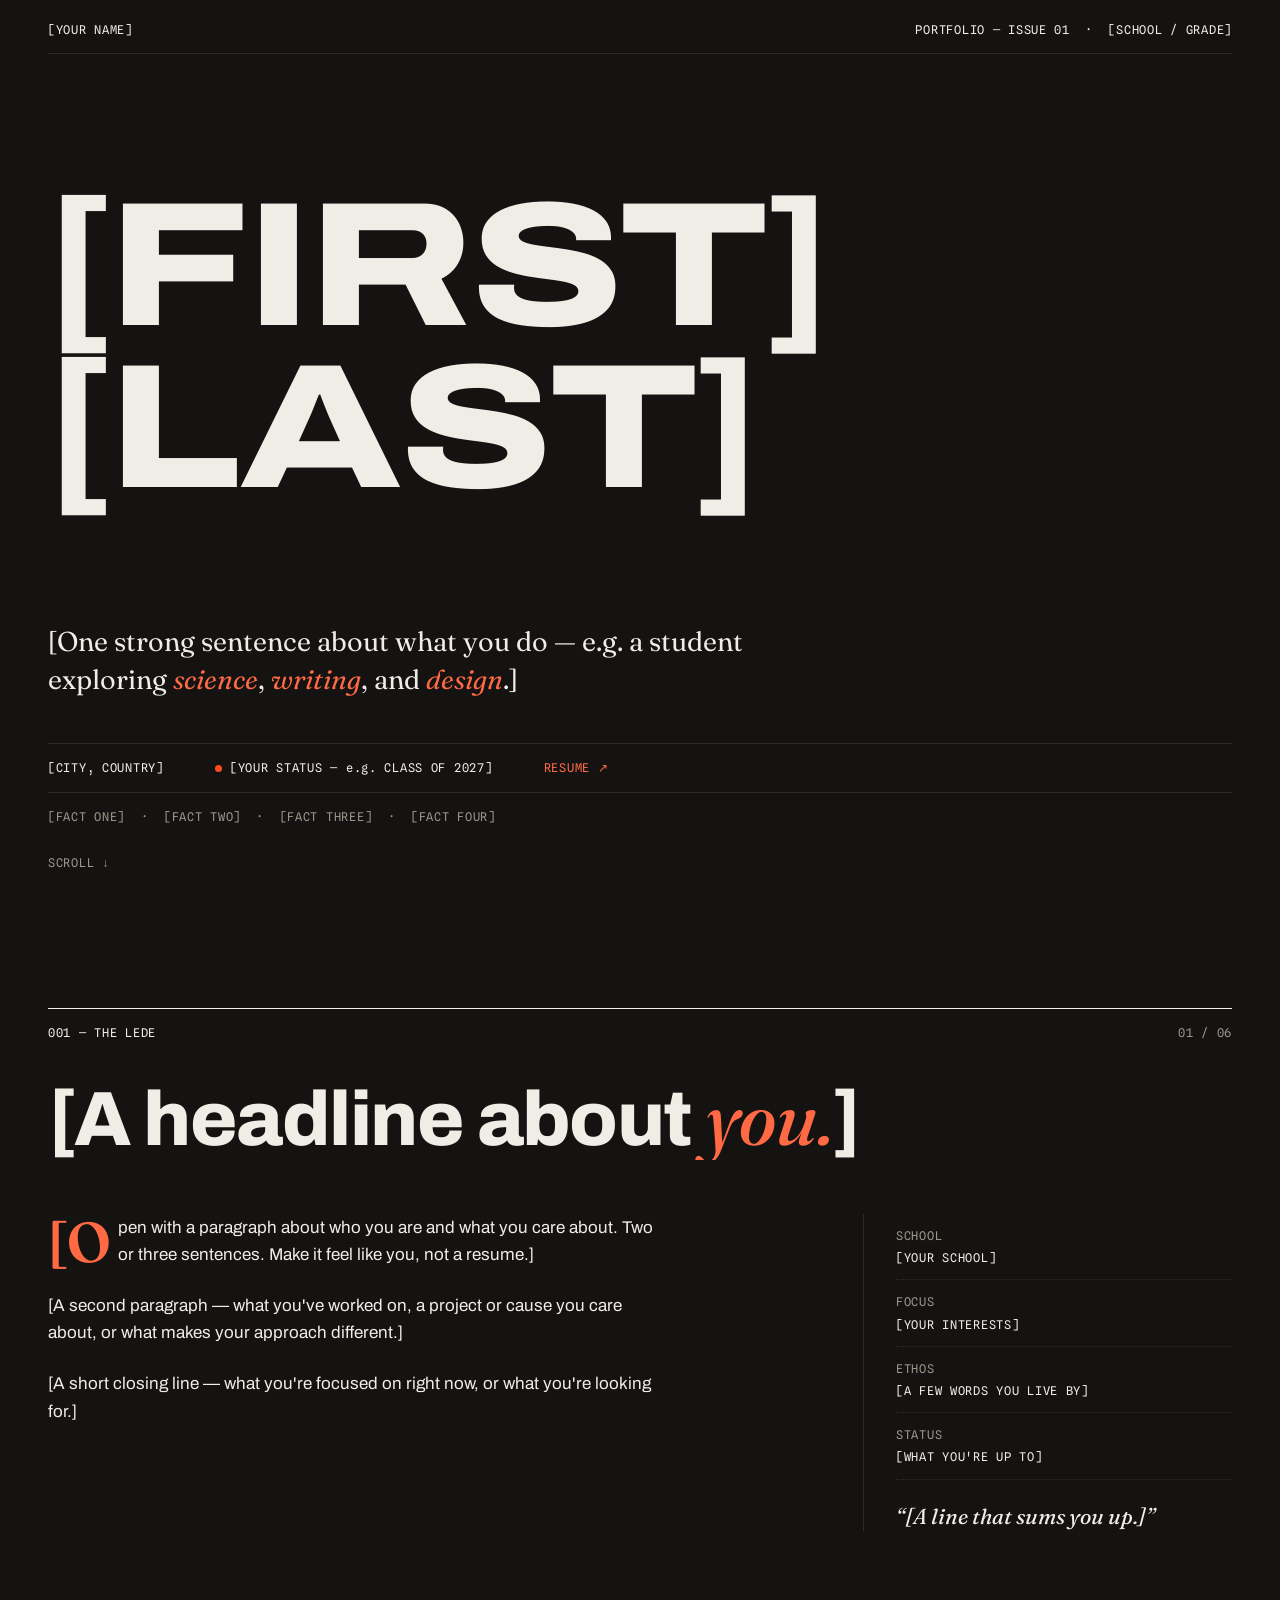
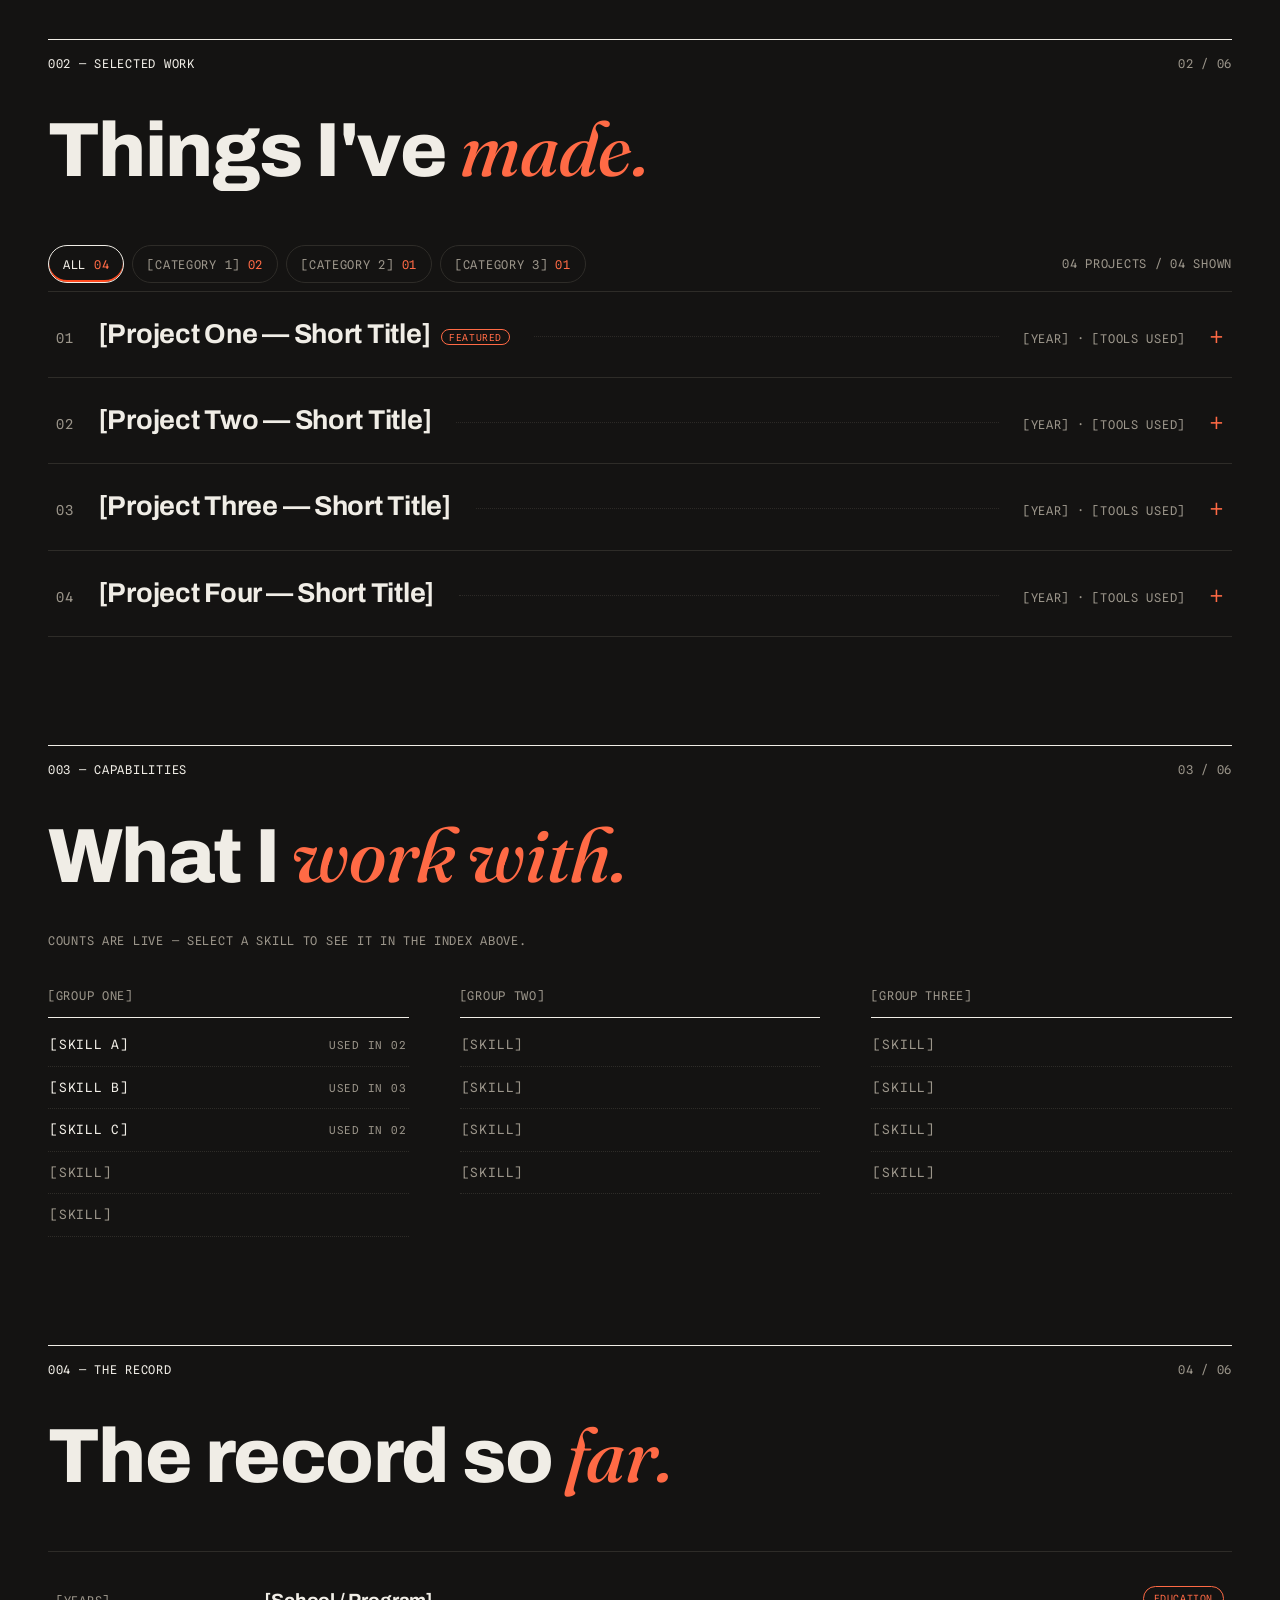
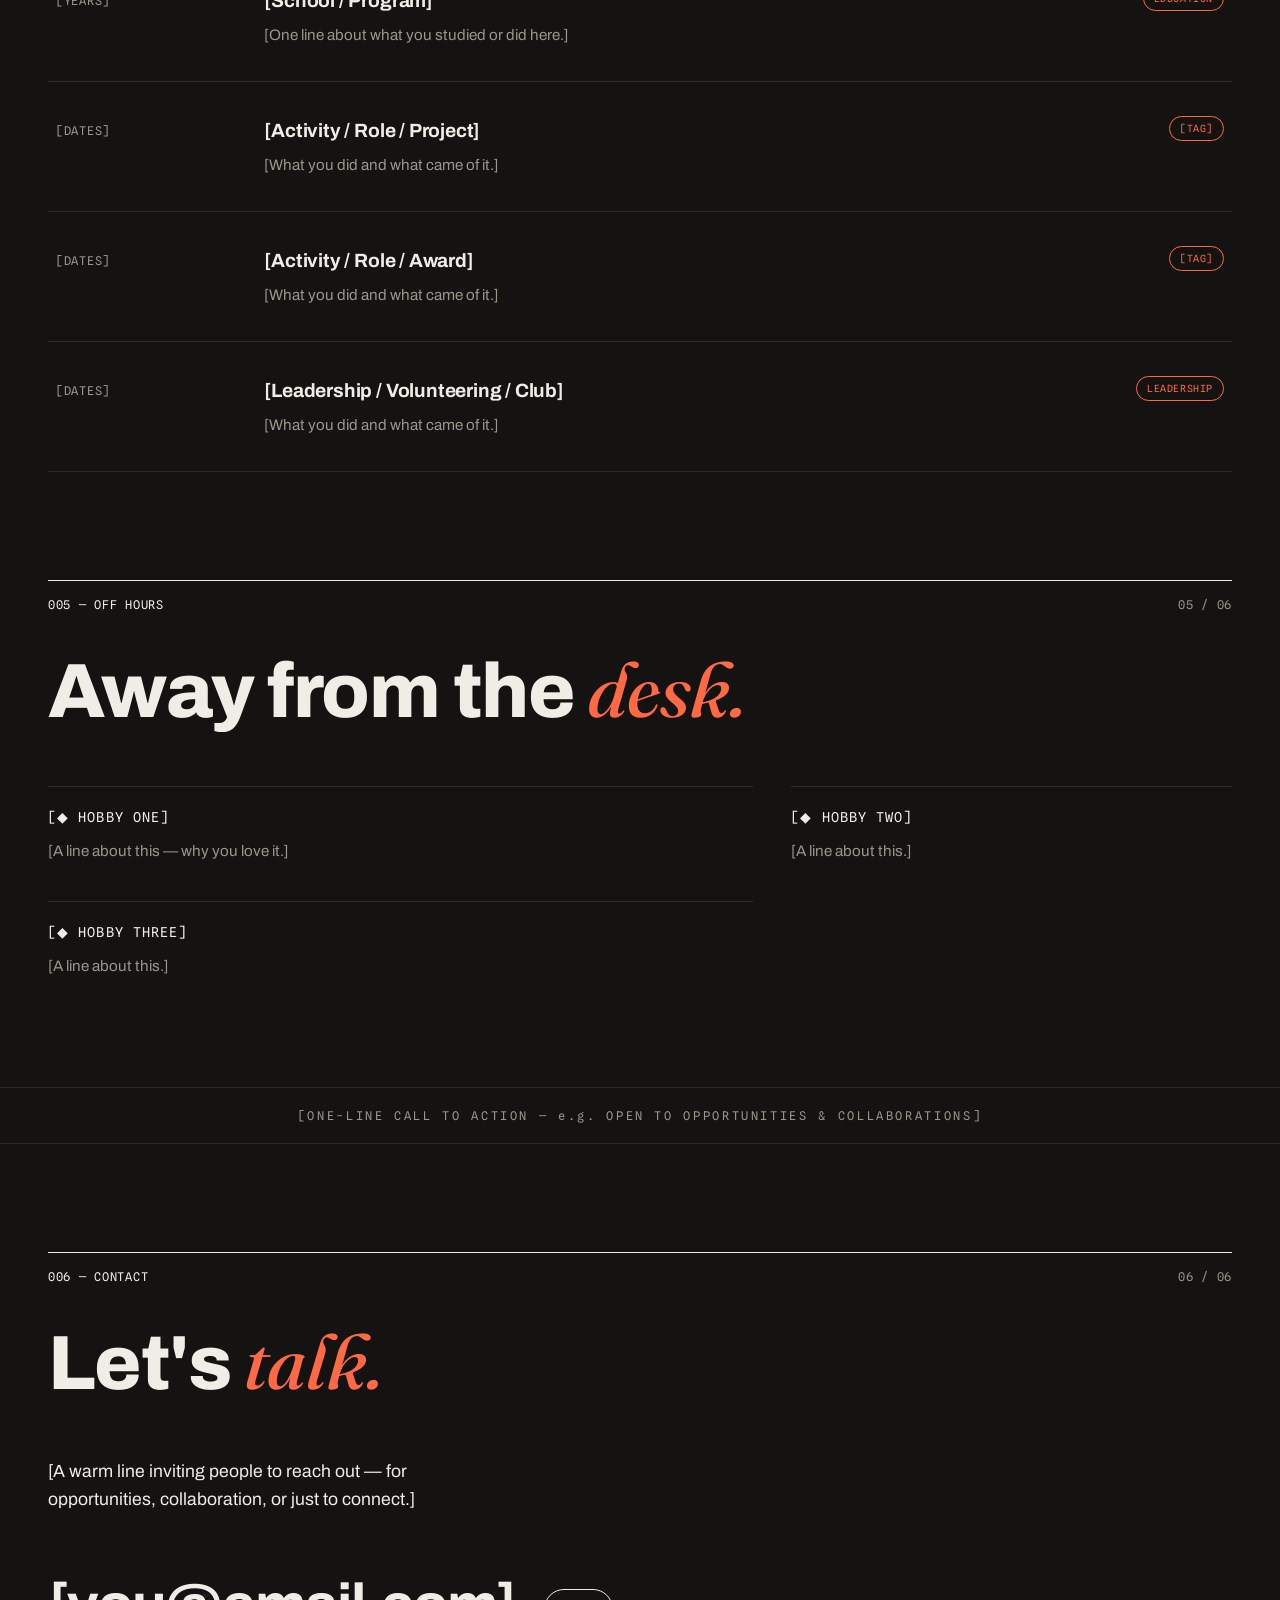
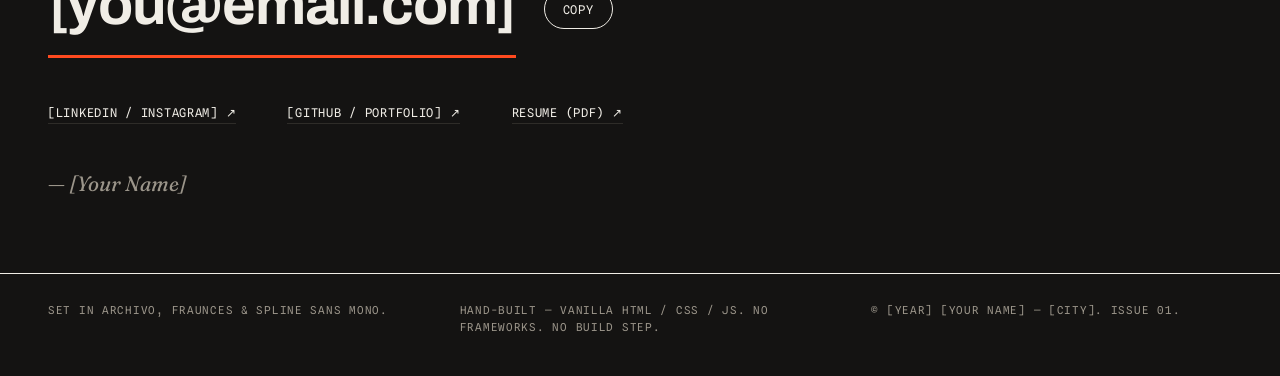
<file: dark.html>
<!DOCTYPE html>
<html lang="en" data-theme="ink">
<head>
  <meta charset="UTF-8">
  <meta name="viewport" content="width=device-width, initial-scale=1.0">
  <title>[Your Name] — [Tagline]</title>
  <meta name="description" content="[One line about you — e.g. Grade 11 student in Bangalore, into science, debate, and design.]">
  <meta property="og:title" content="[Your Name] — Portfolio, Issue 01">
  <meta property="og:description" content="[Short description of who you are and what you do.]">
  <meta property="og:type" content="website">
  <link rel="icon" href="data:image/svg+xml,%3Csvg xmlns='http://www.w3.org/2000/svg' viewBox='0 0 64 64'%3E%3Crect width='64' height='64' fill='%23E8380D'/%3E%3Ctext x='32' y='44' font-family='Arial Black,sans-serif' font-size='30' font-weight='900' fill='%23F7F4EE' text-anchor='middle'%3E[XX]%3C/text%3E%3C/svg%3E">
  <script>
    // Sample page: force this page's theme so the shared link always opens
    // in its intended mode. The in-page toggle still switches live.
    (function () {
      document.documentElement.classList.add('js');
    })();
  </script>
  <link rel="preconnect" href="https://fonts.googleapis.com">
  <link rel="preconnect" href="https://fonts.gstatic.com" crossorigin>
  <link href="https://fonts.googleapis.com/css2?family=Archivo:ital,wdth,wght@0,62..125,100..900;1,62..125,100..900&family=Fraunces:ital,opsz,wght@0,9..144,300..700;1,9..144,300..700&family=Spline+Sans+Mono:ital,wght@0,300..700;1,300..700&display=swap" rel="stylesheet">
  <link rel="stylesheet" href="style.css">
</head>
<body>

  <a class="skip-link" href="#work">Skip to projects</a>

  <!-- ============ RUNNING HEADER ============ -->
  <header class="running-header" id="runningHeader" aria-label="Site header">
    <a class="rh-wordmark" href="#top">[A.K.]</a>
    <p class="rh-folio mono" id="folioIndicator">000 / 006 — MASTHEAD</p>
    <div class="rh-actions">
      <button class="theme-switch mono" id="themeToggle" type="button" role="switch" aria-checked="false" aria-label="Ink theme">
        <span class="ts-opt ts-ink">INK</span><span class="ts-slash" aria-hidden="true">/</span><span class="ts-opt ts-paper">PAPER</span>
      </button>
      <a class="rh-resume mono" href="#" target="_blank" rel="noopener noreferrer">RESUME&nbsp;↗</a>
    </div>
    <div class="scroll-progress" aria-hidden="true"><span id="scrollProgress"></span></div>
  </header>

  <!-- ============ 000 MASTHEAD ============ -->
  <section class="masthead" id="top" data-folio="000 / 006 — MASTHEAD">
    <div class="mast-topbar mono">
      <span>[YOUR NAME]</span>
      <span class="mast-topbar-right">PORTFOLIO — ISSUE&nbsp;01&nbsp;&nbsp;·&nbsp;&nbsp;[SCHOOL / GRADE]</span>
    </div>

    <h1 class="mast-name" aria-label="[Your Name]">
      <span class="mast-line" aria-hidden="true">[FIRST]</span>
      <span class="mast-line" aria-hidden="true">[LAST]</span>
    </h1>

    <p class="mast-dek">[One strong sentence about what you do — e.g. a student exploring <em>science</em>, <em>writing</em>, and <em>design</em>.]</p>

    <div class="mast-meta mono">
      <span>[CITY, COUNTRY]</span>
      <span class="mast-open"><span class="pulse-dot" aria-hidden="true"></span>[YOUR STATUS — e.g. CLASS OF 2027]</span>
      <a href="#" target="_blank" rel="noopener noreferrer">RESUME&nbsp;↗</a>
    </div>
    <p class="mast-facts mono">[FACT ONE]&nbsp;&nbsp;·&nbsp;&nbsp;[FACT TWO]&nbsp;&nbsp;·&nbsp;&nbsp;[FACT THREE]&nbsp;&nbsp;·&nbsp;&nbsp;[FACT FOUR]</p>

    <p class="mast-scrollcue mono" aria-hidden="true">SCROLL ↓</p>
  </section>

  <main>

    <!-- ============ 001 ABOUT ============ -->
    <section class="section" id="about" data-folio="001 / 006 — THE LEDE">
      <div class="kicker mono"><span>001 — THE LEDE</span><span>01 / 06</span></div>
      <h2 class="headline reveal">[A headline about <em>you.</em>]</h2>

      <div class="about-grid">
        <div class="about-body">
          <p class="dropcap rise">[Open with a paragraph about who you are and what you care about. Two or three sentences. Make it feel like you, not a resume.]</p>
          <p class="rise">[A second paragraph — what you've worked on, a project or cause you care about, or what makes your approach different.]</p>
          <p class="rise">[A short closing line — what you're focused on right now, or what you're looking for.]</p>
        </div>
        <aside class="about-margin" aria-label="Quick facts">
          <div class="margin-row mono"><span class="margin-key">SCHOOL</span><span>[YOUR SCHOOL]</span></div>
          <div class="margin-row mono"><span class="margin-key">FOCUS</span><span>[YOUR INTERESTS]</span></div>
          <div class="margin-row mono"><span class="margin-key">ETHOS</span><span>[A FEW WORDS YOU LIVE BY]</span></div>
          <div class="margin-row mono"><span class="margin-key">STATUS</span><span>[WHAT YOU'RE UP TO]</span></div>
          <p class="pull-quote">&ldquo;[A line that sums you up.]&rdquo;</p>
        </aside>
      </div>
    </section>

    <!-- ============ 002 SELECTED WORK ============ -->
    <section class="section" id="work" data-folio="002 / 006 — SELECTED WORK">
      <div class="kicker mono"><span>002 — SELECTED WORK</span><span>02 / 06</span></div>
      <h2 class="headline reveal">Things I've <em>made.</em></h2>

      <div class="filter-bar">
        <div class="filter-chips" role="group" aria-label="Filter projects">
          <button class="chip mono" type="button" data-filter="all" aria-pressed="true">ALL <span class="chip-count"></span></button>
          <button class="chip mono" type="button" data-filter="cat1" aria-pressed="false">[CATEGORY 1] <span class="chip-count"></span></button>
          <button class="chip mono" type="button" data-filter="cat2" aria-pressed="false">[CATEGORY 2] <span class="chip-count"></span></button>
          <button class="chip mono" type="button" data-filter="cat3" aria-pressed="false">[CATEGORY 3] <span class="chip-count"></span></button>
          <button class="chip chip-stack mono" type="button" id="stackChip" hidden aria-pressed="true"></button>
        </div>
        <p class="filter-count mono" id="filterCount" aria-live="polite">04 PROJECTS / 04 SHOWN</p>
      </div>

      <ol class="work-index" id="workIndex">

        <!-- 01 -->
        <li class="work-item" data-cat="cat1" data-stack="skill-a skill-b">
          <details class="work-row" id="p-one">
            <summary>
              <span class="row-num mono" aria-hidden="true">01</span>
              <span class="row-title">[Project One — Short Title]<span class="row-flag mono">FEATURED</span></span>
              <span class="row-leader" aria-hidden="true"></span>
              <span class="row-meta mono">[YEAR] · [TOOLS USED]</span>
              <span class="row-glyph" aria-hidden="true">+</span>
            </summary>
            <div class="spread">
              <div class="spread-fig">
                <pre class="plate mono" aria-hidden="true" data-plate="one"></pre>
                <p class="fig-caption mono">FIG. 01 — [ONE-LINE CAPTION]</p>
              </div>
              <div class="spread-body">
                <p class="spread-dek">[One vivid sentence describing this project.]</p>
                <dl class="case-file">
                  <div class="case-row"><dt class="mono">PROBLEM</dt><dd>[What problem or question did this tackle?]</dd></div>
                  <div class="case-row"><dt class="mono">APPROACH</dt><dd>[What did you actually do? Keep it concrete.]</dd></div>
                  <div class="case-row"><dt class="mono">TOOLS</dt><dd>[What you used to build or make it.]</dd></div>
                  <div class="case-row"><dt class="mono">OUTCOME</dt><dd>[The result — a number, an award, what you learned.]</dd></div>
                </dl>
                <p class="metrics mono"><span>[STAT]</span><span>[STAT]</span><span>[STAT]</span><span>[STAT]</span></p>
                <p class="spread-links mono">
                  <a href="#" target="_blank" rel="noopener noreferrer">[LINK] ↗</a>
                  <a href="#" target="_blank" rel="noopener noreferrer">[LINK] ↗</a>
                </p>
              </div>
            </div>
          </details>
        </li>

        <!-- 02 -->
        <li class="work-item" data-cat="cat2" data-stack="skill-b skill-c">
          <details class="work-row" id="p-two">
            <summary>
              <span class="row-num mono" aria-hidden="true">02</span>
              <span class="row-title">[Project Two — Short Title]</span>
              <span class="row-leader" aria-hidden="true"></span>
              <span class="row-meta mono">[YEAR] · [TOOLS USED]</span>
              <span class="row-glyph" aria-hidden="true">+</span>
            </summary>
            <div class="spread">
              <div class="spread-fig">
                <pre class="plate mono" aria-hidden="true" data-plate="two"></pre>
                <p class="fig-caption mono">FIG. 02 — [ONE-LINE CAPTION]</p>
              </div>
              <div class="spread-body">
                <p class="spread-dek">[One vivid sentence describing this project.]</p>
                <dl class="case-file">
                  <div class="case-row"><dt class="mono">PROBLEM</dt><dd>[What problem or question did this tackle?]</dd></div>
                  <div class="case-row"><dt class="mono">APPROACH</dt><dd>[What did you actually do?]</dd></div>
                  <div class="case-row"><dt class="mono">TOOLS</dt><dd>[What you used.]</dd></div>
                  <div class="case-row"><dt class="mono">OUTCOME</dt><dd>[The result.]</dd></div>
                </dl>
                <p class="metrics mono"><span>[STAT]</span><span>[STAT]</span><span>[STAT]</span></p>
                <p class="spread-links mono">
                  <a href="#" target="_blank" rel="noopener noreferrer">[LINK] ↗</a>
                </p>
              </div>
            </div>
          </details>
        </li>

        <!-- 03 -->
        <li class="work-item" data-cat="cat3" data-stack="skill-a skill-c">
          <details class="work-row" id="p-three">
            <summary>
              <span class="row-num mono" aria-hidden="true">03</span>
              <span class="row-title">[Project Three — Short Title]</span>
              <span class="row-leader" aria-hidden="true"></span>
              <span class="row-meta mono">[YEAR] · [TOOLS USED]</span>
              <span class="row-glyph" aria-hidden="true">+</span>
            </summary>
            <div class="spread">
              <div class="spread-fig">
                <pre class="plate mono" aria-hidden="true" data-plate="three"></pre>
                <p class="fig-caption mono">FIG. 03 — [ONE-LINE CAPTION]</p>
              </div>
              <div class="spread-body">
                <p class="spread-dek">[One vivid sentence describing this project.]</p>
                <dl class="case-file">
                  <div class="case-row"><dt class="mono">PROBLEM</dt><dd>[What problem or question did this tackle?]</dd></div>
                  <div class="case-row"><dt class="mono">APPROACH</dt><dd>[What did you actually do?]</dd></div>
                  <div class="case-row"><dt class="mono">TOOLS</dt><dd>[What you used.]</dd></div>
                  <div class="case-row"><dt class="mono">OUTCOME</dt><dd>[The result.]</dd></div>
                </dl>
                <p class="metrics mono"><span>[STAT]</span><span>[STAT]</span><span>[STAT]</span></p>
                <p class="spread-links mono"><span class="status-tag">[STATUS — e.g. IN PROGRESS]</span></p>
              </div>
            </div>
          </details>
        </li>

        <!-- 04 -->
        <li class="work-item" data-cat="cat1" data-stack="skill-b">
          <details class="work-row" id="p-four">
            <summary>
              <span class="row-num mono" aria-hidden="true">04</span>
              <span class="row-title">[Project Four — Short Title]</span>
              <span class="row-leader" aria-hidden="true"></span>
              <span class="row-meta mono">[YEAR] · [TOOLS USED]</span>
              <span class="row-glyph" aria-hidden="true">+</span>
            </summary>
            <div class="spread">
              <div class="spread-fig">
                <pre class="plate mono" aria-hidden="true" data-plate="four"></pre>
                <p class="fig-caption mono">FIG. 04 — [ONE-LINE CAPTION]</p>
              </div>
              <div class="spread-body">
                <p class="spread-dek">[One vivid sentence describing this project.]</p>
                <dl class="case-file">
                  <div class="case-row"><dt class="mono">PROBLEM</dt><dd>[What problem or question did this tackle?]</dd></div>
                  <div class="case-row"><dt class="mono">APPROACH</dt><dd>[What did you actually do?]</dd></div>
                  <div class="case-row"><dt class="mono">TOOLS</dt><dd>[What you used.]</dd></div>
                  <div class="case-row"><dt class="mono">OUTCOME</dt><dd>[The result.]</dd></div>
                </dl>
                <p class="metrics mono"><span>[STAT]</span><span>[STAT]</span><span>[STAT]</span></p>
                <p class="spread-links mono">
                  <a href="#" target="_blank" rel="noopener noreferrer">[LINK] ↗</a>
                </p>
              </div>
            </div>
          </details>
        </li>

        </ol>
    </section>

    <!-- ============ 003 CAPABILITIES ============ -->
    <section class="section" id="capabilities" data-folio="003 / 006 — CAPABILITIES">
      <div class="kicker mono"><span>003 — CAPABILITIES</span><span>03 / 06</span></div>
      <h2 class="headline reveal">What I <em>work with.</em></h2>
      <p class="section-note mono rise">COUNTS ARE LIVE — SELECT A SKILL TO SEE IT IN THE INDEX ABOVE.</p>

      <div class="skills-grid">
        <div class="skill-group rise">
          <h3 class="skill-group-title mono">[GROUP ONE]</h3>
          <ul class="skill-list">
            <li><button type="button" class="skill mono" data-skill="skill-a">[SKILL A]</button></li>
            <li><button type="button" class="skill mono" data-skill="skill-b">[SKILL B]</button></li>
            <li><button type="button" class="skill mono" data-skill="skill-c">[SKILL C]</button></li>
            <li><span class="skill skill-plain mono">[SKILL]</span></li>
            <li><span class="skill skill-plain mono">[SKILL]</span></li>
          </ul>
        </div>
        <div class="skill-group rise">
          <h3 class="skill-group-title mono">[GROUP TWO]</h3>
          <ul class="skill-list">
            <li><span class="skill skill-plain mono">[SKILL]</span></li>
            <li><span class="skill skill-plain mono">[SKILL]</span></li>
            <li><span class="skill skill-plain mono">[SKILL]</span></li>
            <li><span class="skill skill-plain mono">[SKILL]</span></li>
          </ul>
        </div>
        <div class="skill-group rise">
          <h3 class="skill-group-title mono">[GROUP THREE]</h3>
          <ul class="skill-list">
            <li><span class="skill skill-plain mono">[SKILL]</span></li>
            <li><span class="skill skill-plain mono">[SKILL]</span></li>
            <li><span class="skill skill-plain mono">[SKILL]</span></li>
            <li><span class="skill skill-plain mono">[SKILL]</span></li>
          </ul>
        </div>
      </div>
    </section>

    <!-- ============ 004 EXPERIENCE ============ -->
    <section class="section" id="experience" data-folio="004 / 006 — THE RECORD">
      <div class="kicker mono"><span>004 — THE RECORD</span><span>04 / 06</span></div>
      <h2 class="headline reveal">The record so <em>far.</em></h2>

      <ol class="ledger">
        <li class="ledger-row rise">
          <span class="ledger-when mono">[YEARS]</span>
          <div class="ledger-what">
            <h3>[School / Program]</h3>
            <p>[One line about what you studied or did here.]</p>
          </div>
          <span class="ledger-tag mono">EDUCATION</span>
        </li>
        <li class="ledger-row rise">
          <span class="ledger-when mono">[DATES]</span>
          <div class="ledger-what">
            <h3>[Activity / Role / Project]</h3>
            <p>[What you did and what came of it.]</p>
          </div>
          <span class="ledger-tag mono">[TAG]</span>
        </li>
        <li class="ledger-row rise">
          <span class="ledger-when mono">[DATES]</span>
          <div class="ledger-what">
            <h3>[Activity / Role / Award]</h3>
            <p>[What you did and what came of it.]</p>
          </div>
          <span class="ledger-tag mono">[TAG]</span>
        </li>
        <li class="ledger-row rise">
          <span class="ledger-when mono">[DATES]</span>
          <div class="ledger-what">
            <h3>[Leadership / Volunteering / Club]</h3>
            <p>[What you did and what came of it.]</p>
          </div>
          <span class="ledger-tag mono">LEADERSHIP</span>
        </li>
      </ol>
    </section>

    <!-- ============ 005 OFF HOURS ============ -->
    <section class="section" id="offhours" data-folio="005 / 006 — OFF HOURS">
      <div class="kicker mono"><span>005 — OFF HOURS</span><span>05 / 06</span></div>
      <h2 class="headline reveal">Away from the <em>desk.</em></h2>

      <div class="offhours-grid">
        <div class="hobby rise">
          <h3 class="mono">[◆ HOBBY ONE]</h3>
          <p>[A line about this — why you love it.]</p>
        </div>
        <div class="hobby rise">
          <h3 class="mono">[◆ HOBBY TWO]</h3>
          <p>[A line about this.]</p>
        </div>
        <div class="hobby rise">
          <h3 class="mono">[◆ HOBBY THREE]</h3>
          <p>[A line about this.]</p>
        </div>
      </div>
    </section>

    <!-- ============ AVAILABILITY STRIP ============ -->
    <p class="avail-strip mono" role="note">[ONE-LINE CALL TO ACTION — e.g. OPEN TO OPPORTUNITIES & COLLABORATIONS]</p>

    <!-- ============ 006 CONTACT ============ -->
    <section class="section section-contact" id="contact" data-folio="006 / 006 — CONTACT">
      <div class="kicker mono"><span>006 — CONTACT</span><span>06 / 06</span></div>
      <h2 class="headline reveal">Let's <em>talk.</em></h2>

      <p class="contact-lede rise">[A warm line inviting people to reach out — for opportunities, collaboration, or just to connect.]</p>

      <div class="contact-email rise">
        <a class="email-big" href="mailto:[you@email.com]">[you@email.com]</a>
        <button class="copy-email mono" id="copyEmail" type="button" data-email="[you@email.com]">COPY</button>
        <span class="visually-hidden" id="copyStatus" role="status"></span>
      </div>

      <ul class="contact-links mono rise">
        <li><a href="#" target="_blank" rel="noopener noreferrer">[LINKEDIN / INSTAGRAM] ↗</a></li>
        <li><a href="#" target="_blank" rel="noopener noreferrer">[GITHUB / PORTFOLIO] ↗</a></li>
        <li><a href="#" target="_blank" rel="noopener noreferrer">RESUME (PDF) ↗</a></li>
      </ul>
      <p class="contact-signoff">— [Your Name]</p>
    </section>

  </main>

  <!-- ============ COLOPHON ============ -->
  <footer class="colophon mono">
    <div class="colophon-grid">
      <p>SET IN ARCHIVO, FRAUNCES &amp; SPLINE SANS MONO.</p>
      <p>HAND-BUILT — VANILLA HTML / CSS / JS. NO FRAMEWORKS. NO BUILD STEP.</p>
      <p>© [YEAR] [YOUR NAME] — [CITY]. ISSUE 01.</p>
    </div>
  </footer>

  <script src="script.js"></script>
</body>
</html>
</file>
<file: style.css>
/* ==========================================================
   AKSHAY KRISHNA SIRIGANA — PORTFOLIO, ISSUE 01
   "The Engineer's Monograph" — Swiss-editorial, PAPER/INK
   Set in Archivo, Fraunces & Spline Sans Mono
   ========================================================== */

*, *::before, *::after {
  margin: 0;
  padding: 0;
  box-sizing: border-box;
}

/* ----------------------------------------------------------
   THEMES
   ---------------------------------------------------------- */

:root,
[data-theme="paper"] {
  --bg: #F7F4EE;            /* warm newsprint */
  --ink: #131311;
  --muted: #6E6A62;
  --hairline: #DDD8CE;
  --surface: #FDFCFA;
  --accent: #E8380D;        /* Swiss vermilion */
  --accent-text: #B92D0A;   /* darkened for small text */
  --on-accent: #F7F4EE;
}

[data-theme="ink"] {
  --bg: #141312;
  --ink: #F0EDE6;
  --muted: #9B958A;
  --hairline: #2E2C28;
  --surface: #1B1A18;
  --accent: #FF4A1F;
  --accent-text: #FF6A45;
  --on-accent: #141312;
}

/* Smooth theme flip (class added temporarily by JS) */
html.theming body,
html.theming body * {
  transition: background-color 0.24s ease, color 0.24s ease, border-color 0.24s ease !important;
}

/* ----------------------------------------------------------
   BASE
   ---------------------------------------------------------- */

body {
  font-family: "Archivo", system-ui, sans-serif;
  font-stretch: 100%;
  font-size: 17px;
  line-height: 1.6;
  background: var(--bg);
  color: var(--ink);
  -webkit-font-smoothing: antialiased;
  text-rendering: optimizeLegibility;
  overflow-x: clip;
}

.mono {
  font-family: "Spline Sans Mono", ui-monospace, monospace;
  font-size: 0.75rem;
  font-weight: 400;
  letter-spacing: 0.06em;
}

::selection {
  background: var(--accent);
  color: var(--on-accent);
}

a {
  color: inherit;
  text-decoration: none;
}

button {
  font: inherit;
  color: inherit;
  background: none;
  border: none;
  cursor: pointer;
}

:focus-visible {
  outline: 2px solid var(--accent);
  outline-offset: 3px;
}

.visually-hidden {
  position: absolute;
  width: 1px;
  height: 1px;
  overflow: hidden;
  clip: rect(0 0 0 0);
  white-space: nowrap;
}

.skip-link {
  position: fixed;
  top: -100px;
  left: 16px;
  z-index: 200;
  padding: 10px 16px;
  background: var(--accent);
  color: var(--on-accent);
  font-family: "Spline Sans Mono", monospace;
  font-size: 0.8rem;
  transition: top 0.2s ease;
}

.skip-link:focus {
  top: 12px;
}

/* ----------------------------------------------------------
   RUNNING HEADER
   ---------------------------------------------------------- */

.running-header {
  position: fixed;
  top: 0;
  left: 0;
  right: 0;
  z-index: 100;
  display: flex;
  align-items: center;
  justify-content: space-between;
  gap: 16px;
  padding: 0 clamp(16px, 4vw, 48px);
  height: 56px;
  background: var(--bg);
  border-bottom: 1px solid var(--hairline);
  transform: translateY(-101%);
  transition: transform 0.35s cubic-bezier(0.22, 1, 0.36, 1);
}

.running-header.visible,
.running-header:focus-within {
  transform: translateY(0);
}

.rh-wordmark {
  font-family: "Archivo", sans-serif;
  font-weight: 800;
  letter-spacing: 0.08em;
  font-size: 1rem;
}

.rh-wordmark:hover {
  color: var(--accent-text);
}

.rh-folio {
  color: var(--muted);
  white-space: nowrap;
  overflow: hidden;
  text-overflow: ellipsis;
}

.rh-actions {
  display: flex;
  align-items: center;
  gap: clamp(12px, 2.5vw, 28px);
}

.theme-switch {
  display: inline-flex;
  align-items: center;
  gap: 6px;
  color: var(--muted);
}

.theme-switch .ts-opt {
  padding-bottom: 2px;
  border-bottom: 2px solid transparent;
}

[data-theme="ink"] .theme-switch .ts-ink,
[data-theme="paper"] .theme-switch .ts-paper {
  color: var(--ink);
  border-bottom-color: var(--accent);
}

.theme-switch:hover .ts-opt {
  color: var(--ink);
}

.rh-resume {
  color: var(--accent-text);
}

.rh-resume:hover {
  text-decoration: underline;
  text-underline-offset: 4px;
}

.scroll-progress {
  position: absolute;
  left: 0;
  right: 0;
  bottom: -2px;
  height: 2px;
}

.scroll-progress span {
  display: block;
  height: 100%;
  width: 100%;
  background: var(--accent);
  transform-origin: 0 50%;
  transform: scaleX(0);
}

/* ----------------------------------------------------------
   000 — MASTHEAD
   ---------------------------------------------------------- */

.masthead {
  min-height: 100svh;
  display: flex;
  flex-direction: column;
  padding: 20px clamp(16px, 4vw, 48px) 28px;
}

.mast-topbar {
  display: flex;
  justify-content: space-between;
  gap: 16px;
  padding-bottom: 14px;
  border-bottom: 1px solid var(--hairline);
}

.mast-name {
  flex: 1;
  display: flex;
  flex-direction: column;
  justify-content: center;
  padding: 4vh 0 2vh;
}

.mast-line {
  display: block;
  font-weight: 800;
  font-stretch: 125%;
  font-size: clamp(2.7rem, 13.8vw, 13.5rem);
  line-height: 0.92;
  letter-spacing: -0.02em;
  text-transform: uppercase;
}

html.js.anim .mast-line {
  animation: mast-in 0.9s cubic-bezier(0.22, 1, 0.36, 1) both;
}

html.js.anim .mast-line:nth-child(2) {
  animation-delay: 0.09s;
}

@keyframes mast-in {
  from {
    opacity: 0;
    transform: translateY(0.25em);
    font-stretch: 62%;
  }
  to {
    opacity: 1;
    transform: translateY(0);
    font-stretch: 125%;
  }
}

.mast-dek {
  font-family: "Fraunces", serif;
  font-optical-sizing: auto;
  font-weight: 380;
  font-size: clamp(1.15rem, 2.6vw, 1.7rem);
  line-height: 1.4;
  max-width: 30em;
  margin-bottom: clamp(28px, 5vh, 56px);
}

.mast-dek em {
  font-style: italic;
  color: var(--accent-text);
}

.mast-meta {
  display: flex;
  flex-wrap: wrap;
  gap: 12px clamp(20px, 4vw, 56px);
  padding: 14px 0;
  border-top: 1px solid var(--hairline);
}

.mast-meta a {
  color: var(--accent-text);
}

.mast-meta a:hover {
  text-decoration: underline;
  text-underline-offset: 4px;
}

.mast-open {
  display: inline-flex;
  align-items: center;
  gap: 8px;
}

.pulse-dot {
  width: 7px;
  height: 7px;
  border-radius: 50%;
  background: var(--accent);
  animation: pulse 2s ease-in-out infinite;
}

@keyframes pulse {
  0%, 100% { opacity: 1; }
  50% { opacity: 0.25; }
}

.mast-facts {
  color: var(--muted);
  padding: 14px 0 0;
  border-top: 1px solid var(--hairline);
}

.mast-scrollcue {
  margin-top: clamp(16px, 3vh, 32px);
  color: var(--muted);
  animation: cue 2.4s ease-in-out infinite;
}

@keyframes cue {
  0%, 100% { transform: translateY(0); }
  50% { transform: translateY(6px); }
}

/* ----------------------------------------------------------
   SECTION SCAFFOLD
   ---------------------------------------------------------- */

.section {
  max-width: 1280px;
  margin: 0 auto;
  padding: clamp(72px, 12vh, 140px) clamp(16px, 4vw, 48px) 0;
}

/* anchored jumps must clear the 56px fixed running header */
.section,
.work-row {
  scroll-margin-top: 72px;
}

.kicker {
  display: flex;
  justify-content: space-between;
  gap: 16px;
  padding-top: 14px;
  border-top: 1px solid var(--ink);
  color: var(--muted);
}

.kicker span:first-child {
  color: var(--ink);
}

.headline {
  font-weight: 800;
  font-size: clamp(2.3rem, 6.5vw, 4.8rem);
  line-height: 1.04;
  letter-spacing: -0.02em;
  margin: clamp(20px, 4vh, 44px) 0 clamp(32px, 6vh, 64px);
  overflow: hidden;
}

.headline em {
  font-family: "Fraunces", serif;
  font-optical-sizing: auto;
  font-style: italic;
  font-weight: 480;
  color: var(--accent-text);
  letter-spacing: 0;
}

/* Scroll reveals (JS wraps .reveal content in .reveal-inner) */
html.js .reveal-inner {
  display: block;
  transform: translateY(115%);
  transition: transform 0.8s cubic-bezier(0.22, 1, 0.36, 1);
}

html.js .in-view > .reveal-inner {
  transform: translateY(0);
}

html.js .rise {
  opacity: 0;
  transform: translateY(22px);
  transition: opacity 0.6s ease, transform 0.7s cubic-bezier(0.22, 1, 0.36, 1);
}

html.js .rise.in-view {
  opacity: 1;
  transform: translateY(0);
}

.section-note {
  color: var(--muted);
  margin: -20px 0 36px;
}

/* ----------------------------------------------------------
   001 — ABOUT
   ---------------------------------------------------------- */

.about-grid {
  display: grid;
  grid-template-columns: minmax(0, 8fr) minmax(0, 4fr);
  gap: clamp(32px, 6vw, 96px);
}

.about-body p {
  max-width: 62ch;
  margin-bottom: 1.4em;
}

.about-body .dropcap::first-letter {
  font-family: "Fraunces", serif;
  font-weight: 600;
  font-size: 3.3em;
  line-height: 0.82;
  float: left;
  padding: 0.08em 0.12em 0 0;
  color: var(--accent-text);
}

.about-margin {
  border-left: 1px solid var(--hairline);
  padding-left: clamp(20px, 2.5vw, 36px);
  align-self: start;
}

.margin-row {
  display: flex;
  flex-direction: column;
  gap: 3px;
  padding: 12px 0;
  border-bottom: 1px dotted var(--hairline);
}

.margin-key {
  color: var(--muted);
}

.pull-quote {
  font-family: "Fraunces", serif;
  font-optical-sizing: auto;
  font-style: italic;
  font-weight: 420;
  font-size: 1.35rem;
  line-height: 1.35;
  padding-top: 22px;
}

/* ----------------------------------------------------------
   002 — WORK INDEX
   ---------------------------------------------------------- */

.filter-bar {
  display: flex;
  align-items: center;
  justify-content: space-between;
  gap: 16px;
  margin-bottom: 8px;
}

.filter-chips {
  display: flex;
  gap: 8px;
  flex-wrap: wrap;
}

.chip {
  padding: 9px 14px 8px;
  border: 1px solid var(--hairline);
  border-radius: 999px;
  color: var(--muted);
  white-space: nowrap;
  transition: color 0.15s ease, border-color 0.15s ease;
}

.chip:hover {
  color: var(--ink);
  border-color: var(--muted);
}

.chip[aria-pressed="true"] {
  color: var(--ink);
  border-color: var(--ink);
  box-shadow: inset 0 -2px 0 var(--accent);
}

.chip-count {
  color: var(--accent-text);
}

.chip-stack {
  color: var(--ink);
  border-color: var(--accent);
}

.filter-count {
  color: var(--muted);
  white-space: nowrap;
}

.work-index {
  list-style: none;
  border-top: 1px solid var(--hairline);
}

.work-item {
  border-bottom: 1px solid var(--hairline);
}

/* --- Row (summary) --- */

.work-row summary {
  position: relative;
  display: grid;
  grid-template-columns: auto minmax(0, auto) 1fr auto auto;
  align-items: baseline;
  gap: clamp(12px, 2vw, 24px);
  padding: clamp(18px, 3vh, 28px) 8px;
  cursor: pointer;
  list-style: none;
  z-index: 0;
}

.work-row summary::-webkit-details-marker {
  display: none;
}

.work-row summary::before {
  content: "";
  position: absolute;
  inset: 0;
  background: var(--ink);
  transform: scaleY(0);
  transform-origin: 50% 100%;
  transition: transform 0.22s cubic-bezier(0.22, 1, 0.36, 1);
  z-index: -1;
}

@media (hover: hover) {
  .work-row summary:hover::before {
    transform: scaleY(1);
  }

  .work-row summary:hover,
  .work-row summary:hover .row-num,
  .work-row summary:hover .row-meta {
    color: var(--bg);
  }

  .work-row summary:hover .row-flag {
    color: var(--bg);
    border-color: var(--bg);
  }

  .work-row summary:hover .row-glyph {
    color: var(--accent);
  }

  .work-row summary:hover .row-leader {
    border-color: color-mix(in srgb, var(--bg) 40%, transparent);
  }
}

.row-num {
  color: var(--muted);
  font-size: 0.85rem;
}

.row-title {
  font-weight: 700;
  font-size: clamp(1.15rem, 2.6vw, 1.7rem);
  letter-spacing: -0.01em;
  line-height: 1.15;
}

.row-flag {
  display: inline-block;
  vertical-align: 0.25em;
  margin-left: 10px;
  padding: 2px 7px 1px;
  font-size: 0.6rem;
  color: var(--accent-text);
  border: 1px solid var(--accent-text);
  border-radius: 999px;
}

.row-leader {
  border-bottom: 1px dotted var(--hairline);
  transform: translateY(-0.35em);
  min-width: 24px;
}

.row-meta {
  color: var(--muted);
  white-space: nowrap;
}

.row-glyph {
  font-weight: 300;
  font-size: 1.5rem;
  line-height: 1;
  color: var(--accent-text);
  transition: transform 0.25s cubic-bezier(0.22, 1, 0.36, 1);
}

.work-row[open] .row-glyph {
  transform: rotate(45deg);
}

/* --- Spread (expanded) --- */

.spread {
  display: grid;
  grid-template-columns: minmax(0, 5fr) minmax(0, 7fr);
  gap: clamp(24px, 4vw, 64px);
  padding: 8px 8px clamp(32px, 5vh, 56px);
}

html.js .work-row[open] .spread {
  animation: spread-in 0.45s cubic-bezier(0.22, 1, 0.36, 1) both;
}

@keyframes spread-in {
  from {
    opacity: 0;
    transform: translateY(14px);
  }
  to {
    opacity: 1;
    transform: translateY(0);
  }
}

.spread-fig {
  align-self: start;
}

.plate {
  border: 1px solid var(--hairline);
  background: var(--surface);
  color: var(--muted);
  padding: clamp(14px, 2vw, 24px);
  font-size: 11px;
  line-height: 1.35;
  letter-spacing: 3px;
  overflow: hidden;
  min-height: 120px;
}

.plate b {
  color: var(--accent-text);
  font-weight: 400;
}

.fig-caption {
  color: var(--muted);
  padding-top: 10px;
  font-size: 0.65rem;
}

.spread-dek {
  font-family: "Fraunces", serif;
  font-optical-sizing: auto;
  font-style: italic;
  font-weight: 420;
  font-size: clamp(1.2rem, 2.4vw, 1.55rem);
  line-height: 1.35;
  margin-bottom: 28px;
}

.case-file {
  border-top: 1px solid var(--hairline);
}

.case-row {
  display: grid;
  grid-template-columns: 110px minmax(0, 1fr);
  gap: 16px;
  padding: 14px 0;
  border-bottom: 1px solid var(--hairline);
}

.case-row dt {
  color: var(--accent-text);
  padding-top: 3px;
}

.case-row dd {
  font-size: 0.98rem;
  line-height: 1.55;
}

.metrics {
  display: flex;
  flex-wrap: wrap;
  gap: 8px;
  margin: 22px 0 18px;
}

.metrics span {
  padding: 6px 11px 5px;
  border: 1px solid var(--hairline);
  color: var(--ink);
  white-space: nowrap;
}

.spread-links {
  display: flex;
  flex-wrap: wrap;
  gap: 10px 24px;
}

.spread-links a {
  color: var(--accent-text);
  border-bottom: 1px solid transparent;
  padding-bottom: 2px;
}

.spread-links a:hover {
  border-bottom-color: var(--accent-text);
}

.status-tag {
  color: var(--muted);
  border: 1px dotted var(--muted);
  padding: 5px 10px 4px;
}

/* FLIP filtering */
.work-item.flip-move {
  transition: transform 0.28s cubic-bezier(0.22, 1, 0.36, 1), opacity 0.28s ease;
}

.work-item[hidden] {
  display: none;
}

/* ----------------------------------------------------------
   003 — CAPABILITIES
   ---------------------------------------------------------- */

.skills-grid {
  display: grid;
  grid-template-columns: repeat(3, minmax(0, 1fr));
  gap: clamp(28px, 4vw, 64px);
}

.skill-group-title {
  color: var(--muted);
  padding-bottom: 12px;
  border-bottom: 1px solid var(--ink);
  margin-bottom: 6px;
}

.skill-list {
  list-style: none;
}

.skill {
  display: flex;
  justify-content: space-between;
  align-items: baseline;
  gap: 12px;
  width: 100%;
  text-align: left;
  padding: 11px 2px 10px;
  border-bottom: 1px dotted var(--hairline);
  font-size: 0.8rem;
  transition: color 0.15s ease;
}

.skill .skill-count {
  color: var(--muted);
  font-size: 0.68rem;
}

button.skill:hover {
  color: var(--accent-text);
}

button.skill:hover .skill-count::after {
  content: " → INDEX";
}

.skill-plain {
  color: var(--muted);
}

/* ----------------------------------------------------------
   004 — EXPERIENCE LEDGER
   ---------------------------------------------------------- */

.ledger {
  list-style: none;
  border-top: 1px solid var(--hairline);
}

.ledger-row {
  display: grid;
  grid-template-columns: 170px minmax(0, 1fr) auto;
  gap: clamp(16px, 3vw, 48px);
  padding: clamp(22px, 4vh, 34px) 8px;
  border-bottom: 1px solid var(--hairline);
}

.ledger-when {
  color: var(--muted);
  padding-top: 5px;
}

.ledger-what h3 {
  font-weight: 700;
  font-size: 1.2rem;
  letter-spacing: -0.01em;
  margin-bottom: 6px;
}

.ledger-what p {
  color: var(--muted);
  font-size: 0.95rem;
  max-width: 58ch;
}

.ledger-tag {
  align-self: start;
  color: var(--accent-text);
  border: 1px solid var(--accent-text);
  border-radius: 999px;
  padding: 4px 10px 3px;
  font-size: 0.62rem;
}

/* ----------------------------------------------------------
   005 — OFF HOURS
   ---------------------------------------------------------- */

.offhours-grid {
  display: grid;
  grid-template-columns: minmax(0, 1.6fr) minmax(0, 1fr);
  grid-template-rows: auto auto;
  gap: clamp(24px, 3vw, 48px);
}

.hobby-chess {
  grid-row: 1 / 3;
  display: grid;
  grid-template-columns: minmax(0, 240px) minmax(0, 1fr);
  gap: clamp(20px, 3vw, 40px);
  align-items: start;
}

.hobby {
  border-top: 1px solid var(--hairline);
  padding-top: 20px;
}

.hobby-chess.hobby {
  border-top: 1px solid var(--hairline);
}

.hobby h3 {
  font-size: 0.85rem;
  margin-bottom: 10px;
  letter-spacing: 0.08em;
}

.hobby p {
  color: var(--muted);
  font-size: 0.95rem;
  max-width: 34ch;
}

.hobby-link {
  display: inline-block;
  margin-top: 14px;
  color: var(--accent-text);
}

.hobby-link:hover {
  text-decoration: underline;
  text-underline-offset: 4px;
}

.chessboard {
  position: relative;
  aspect-ratio: 1;
  max-width: 240px;
  display: grid;
  grid-template-columns: repeat(8, 1fr);
  grid-template-rows: repeat(8, 1fr);
  border: 1px solid var(--ink);
}

button.cb-sq {
  padding: 0;
  border: none;
  border-radius: 0;
  background: var(--bg);
  cursor: pointer;
}

.cb-sq.dark {
  background: var(--hairline);
}

button.cb-sq:focus-visible {
  outline: 2px solid var(--accent);
  outline-offset: -2px;
  z-index: 2;
}

.cb-sq.cb-selected {
  box-shadow: inset 0 0 0 2px var(--accent);
}

.cb-sq.cb-target {
  box-shadow: inset 0 0 0 1px var(--accent);
  opacity: 0.92;
}

.chessboard.cb-static .cb-sq {
  cursor: default;
}

.chess-status {
  color: var(--accent-text);
  padding-top: 12px;
  min-height: 2.2em;
  max-width: 240px;
}

.chess-moves {
  color: var(--muted);
  font-size: 0.65rem;
  max-width: 240px;
  overflow-wrap: anywhere;
  min-height: 1em;
}

.chess-links {
  display: flex;
  flex-wrap: wrap;
  align-items: center;
  gap: 8px 20px;
  margin-top: 14px;
}

.chess-links .hobby-link {
  margin-top: 0;
}

.chess-reset {
  padding: 6px 13px 5px;
  border: 1px solid var(--ink);
  border-radius: 999px;
  transition: background-color 0.15s ease, color 0.15s ease;
}

.chess-reset:hover {
  background: var(--ink);
  color: var(--bg);
}

.cb-piece {
  position: absolute;
  width: 12.5%;
  height: 12.5%;
  display: grid;
  place-items: center;
  font-size: clamp(14px, 2.6vw, 21px);
  line-height: 1;
  transform: translate(calc(var(--f) * 100%), calc(var(--r) * 100%));
  transition: transform 0.45s cubic-bezier(0.22, 1, 0.36, 1);
  user-select: none;
}

.cb-piece {
  color: var(--ink);
  pointer-events: none;
  z-index: 1;
}

/* ----------------------------------------------------------
   AVAILABILITY STRIP + CONTACT
   ---------------------------------------------------------- */

.avail-strip {
  margin-top: clamp(72px, 12vh, 140px);
  padding: 18px clamp(16px, 4vw, 48px);
  border-top: 1px solid var(--hairline);
  border-bottom: 1px solid var(--hairline);
  text-align: center;
  letter-spacing: 0.22em;
  color: var(--muted);
}

.section-contact {
  padding-bottom: clamp(56px, 8vh, 96px);
}

.contact-lede {
  max-width: 46ch;
  font-size: 1.1rem;
  margin-bottom: clamp(32px, 5vh, 56px);
}

.contact-email {
  display: flex;
  align-items: center;
  flex-wrap: wrap;
  gap: 16px 28px;
  margin-bottom: clamp(32px, 5vh, 48px);
}

.email-big {
  font-weight: 700;
  font-size: clamp(1.5rem, 5.2vw, 3.6rem);
  letter-spacing: -0.02em;
  border-bottom: 3px solid var(--accent);
  padding-bottom: 4px;
  overflow-wrap: anywhere;
}

.email-big:hover {
  color: var(--accent-text);
}

.copy-email {
  padding: 10px 18px 9px;
  border: 1px solid var(--ink);
  border-radius: 999px;
  transition: background-color 0.15s ease, color 0.15s ease;
}

.copy-email:hover {
  background: var(--ink);
  color: var(--bg);
}

.copy-email.copied {
  background: var(--accent);
  border-color: var(--accent);
  color: var(--on-accent);
}

.contact-links {
  list-style: none;
  display: flex;
  flex-wrap: wrap;
  gap: 12px clamp(24px, 4vw, 56px);
}

.contact-links a {
  color: var(--ink);
  border-bottom: 1px solid var(--hairline);
  padding-bottom: 3px;
}

.contact-links a:hover {
  color: var(--accent-text);
  border-bottom-color: var(--accent-text);
}

.contact-signoff {
  font-family: "Fraunces", serif;
  font-style: italic;
  font-weight: 420;
  font-size: 1.3rem;
  color: var(--muted);
  margin-top: clamp(32px, 5vh, 48px);
}

/* ----------------------------------------------------------
   COLOPHON
   ---------------------------------------------------------- */

.colophon {
  border-top: 1px solid var(--ink);
  padding: 28px clamp(16px, 4vw, 48px) 40px;
}

.colophon-grid {
  max-width: 1280px;
  margin: 0 auto;
  display: grid;
  grid-template-columns: repeat(3, minmax(0, 1fr));
  gap: 16px clamp(24px, 4vw, 64px);
  color: var(--muted);
  font-size: 0.68rem;
}

/* ----------------------------------------------------------
   RESPONSIVE
   ---------------------------------------------------------- */

@media (max-width: 1024px) {
  .about-grid {
    grid-template-columns: minmax(0, 1fr);
  }

  .about-margin {
    border-left: none;
    border-top: 1px solid var(--hairline);
    padding-left: 0;
    padding-top: 20px;
  }

  .skills-grid {
    grid-template-columns: minmax(0, 1fr) minmax(0, 1fr);
  }
}

@media (max-width: 900px) {
  .rh-folio {
    display: none;
  }

  .spread {
    grid-template-columns: minmax(0, 1fr);
  }

  .spread-fig {
    max-width: 420px;
  }

  .work-row summary {
    grid-template-columns: auto minmax(0, 1fr) auto;
    grid-template-areas:
      "num title glyph"
      "num meta  glyph";
    row-gap: 6px;
  }

  .row-num { grid-area: num; }
  .row-title { grid-area: title; }
  .row-meta { grid-area: meta; white-space: normal; }
  .row-glyph { grid-area: glyph; align-self: center; }
  .row-leader { display: none; }

  .filter-bar {
    flex-direction: column;
    align-items: flex-start;
  }

  .filter-chips {
    flex-wrap: nowrap;
    overflow-x: auto;
    max-width: 100%;
    width: 100%;
    padding-bottom: 6px;
    padding-right: 48px; /* keeps real content clear of the fade mask */
    scrollbar-width: none;
    -webkit-mask-image: linear-gradient(90deg, #000 92%, transparent);
    mask-image: linear-gradient(90deg, #000 92%, transparent);
  }

  .filter-chips::-webkit-scrollbar {
    display: none;
  }

  .offhours-grid {
    grid-template-columns: minmax(0, 1fr);
  }

  .hobby-chess {
    grid-row: auto;
    grid-template-columns: minmax(0, 1fr);
  }
}

@media (max-width: 640px) {
  .mast-topbar-right {
    display: none;
  }

  .mast-meta {
    flex-direction: column;
    gap: 10px;
  }

  .skills-grid {
    grid-template-columns: minmax(0, 1fr);
  }

  .ledger-row {
    grid-template-columns: minmax(0, 1fr);
    gap: 8px;
  }

  .ledger-tag {
    justify-self: start;
  }

  .case-row {
    grid-template-columns: minmax(0, 1fr);
    gap: 4px;
  }

  .colophon-grid {
    grid-template-columns: minmax(0, 1fr);
  }
}

/* ----------------------------------------------------------
   REDUCED MOTION
   ---------------------------------------------------------- */

@media (prefers-reduced-motion: reduce) {
  *, *::before, *::after {
    animation-duration: 0.001s !important;
    animation-iteration-count: 1 !important;
    transition-duration: 0.001s !important;
  }

  html.js .reveal-inner {
    transform: none;
  }

  html.js .rise {
    opacity: 1;
    transform: none;
  }
}
</file>
